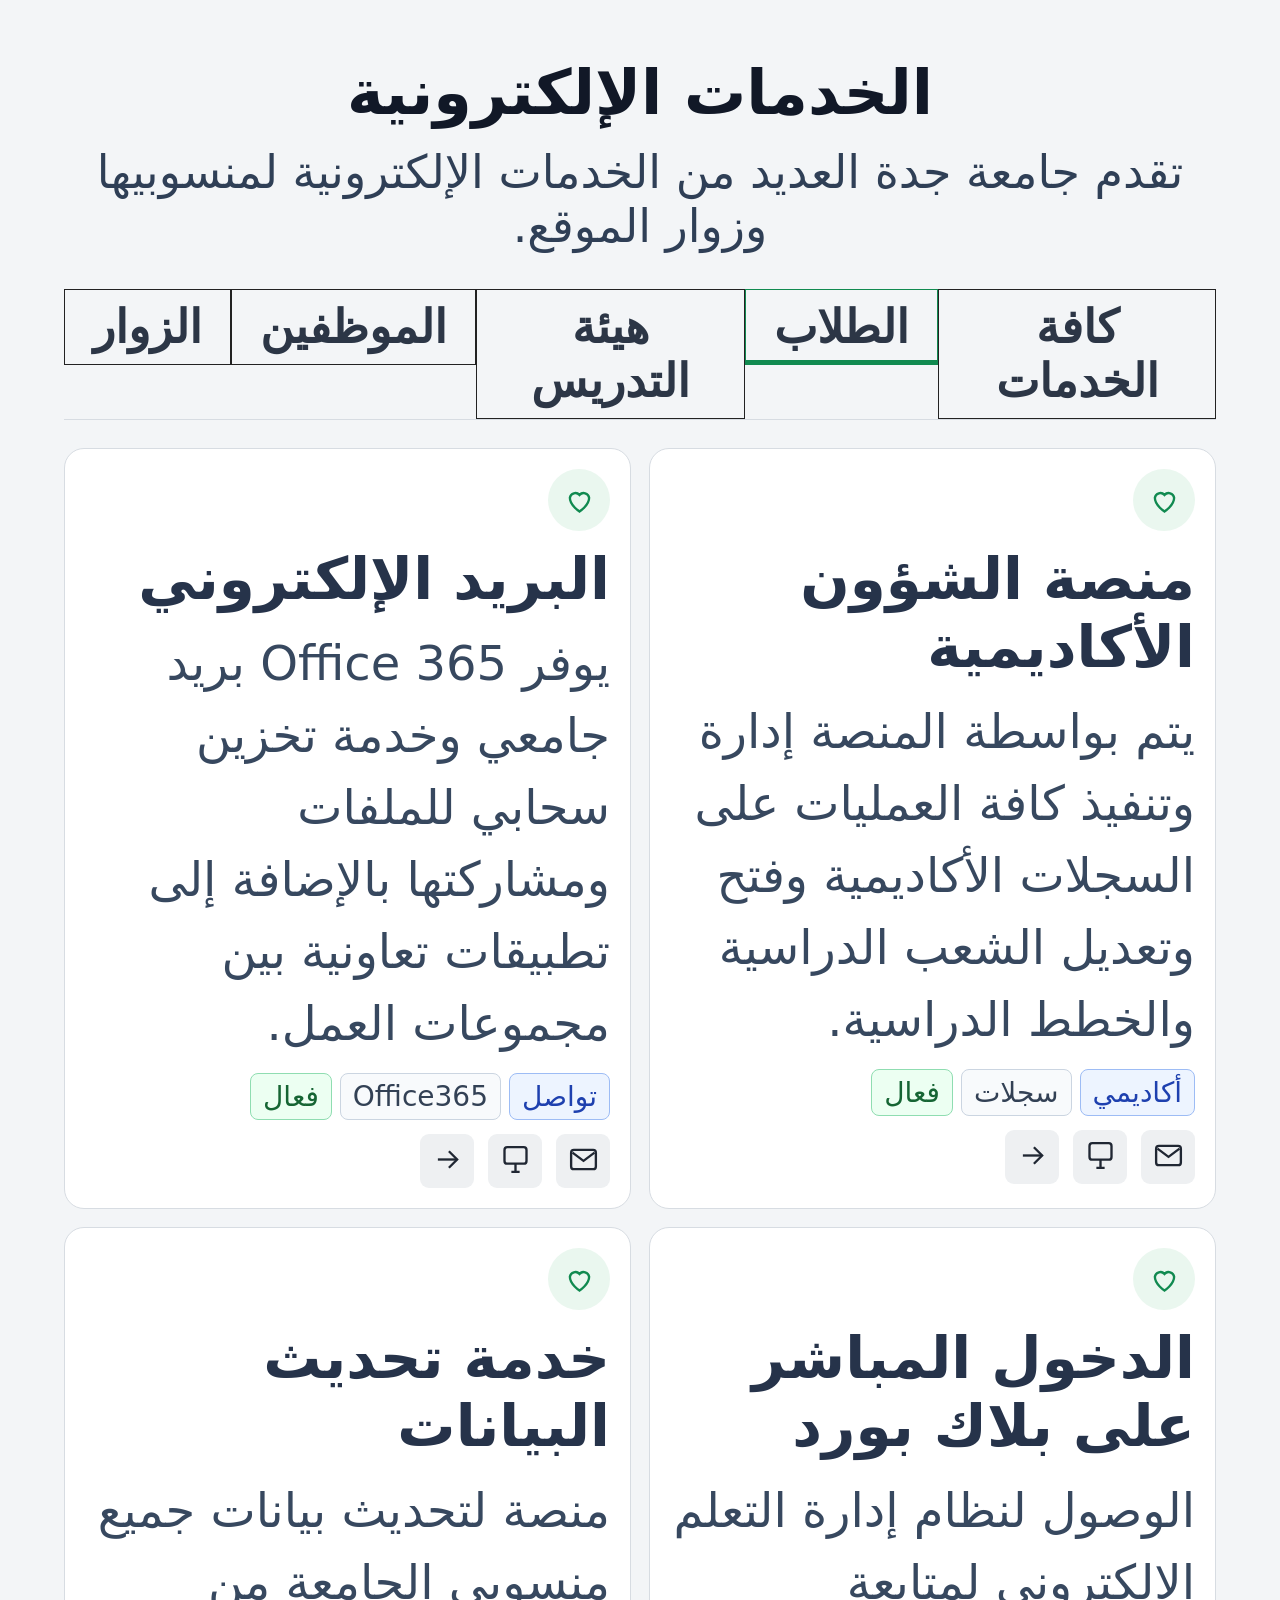
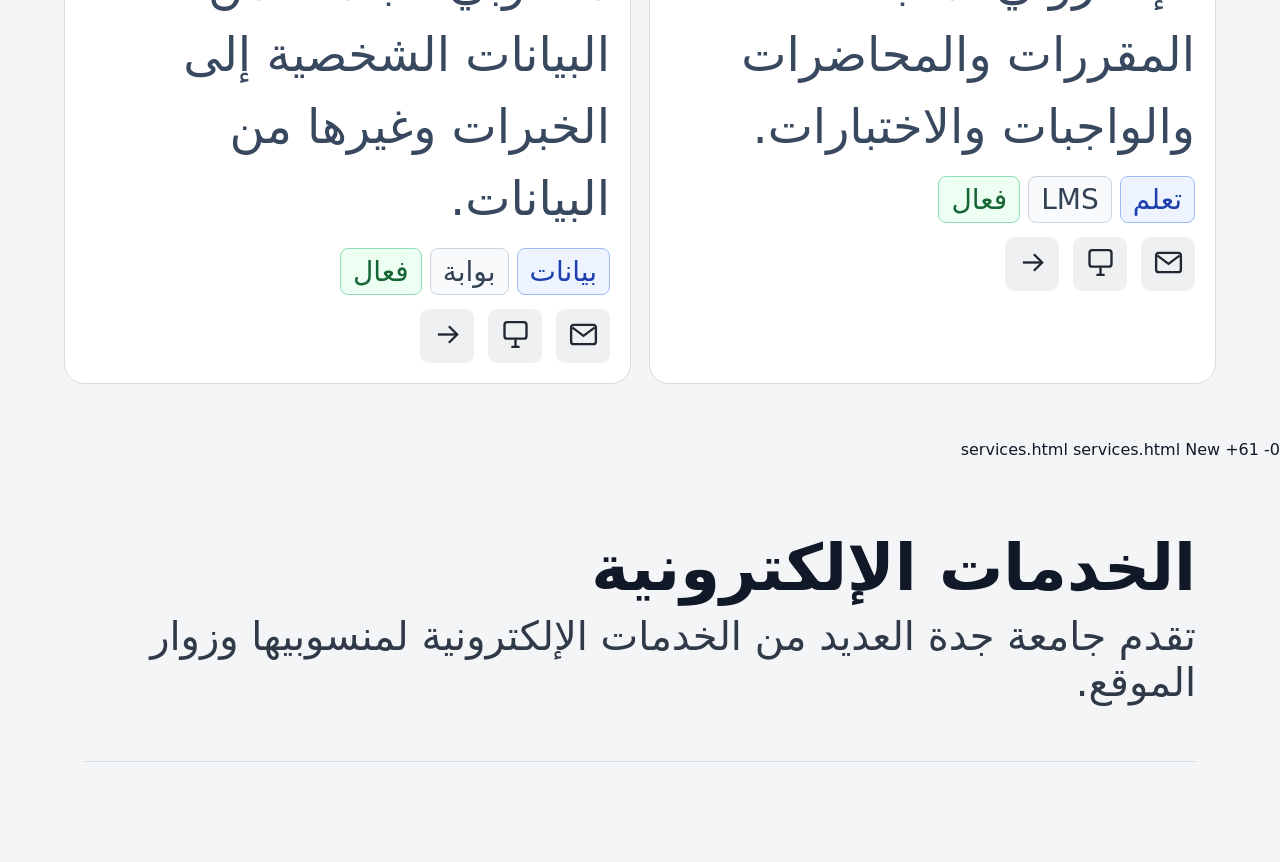
<file: services copy.html>
<!doctype html>
<html lang="ar" dir="rtl">
<head>
  <meta charset="UTF-8" />
  <meta name="viewport" content="width=device-width, initial-scale=1.0" />
  <title>service2 - الخدمات الإلكترونية</title>
  <style>
    :root{--bg:#f3f5f7;--text:#1f2d44;--line:#bfc8d2;--green:#118a50}
    body{margin:0;background:var(--bg);font-family:"Tajawal",system-ui,sans-serif;color:var(--text)}
    .container{max-width:1200px;margin:56px auto;padding:0 24px}
    .title{text-align:center}.title h1{font-size:62px;margin:0}.title p{font-size:46px;margin:16px 0 36px;color:#2f3f56}

    .tabs{display:flex;justify-content:center;list-style:none;padding:0;margin:0 0 30px}
    .tabs button{border:1px solid #222;background:transparent;padding:10px 28px;font-size:46px;font-weight:700;cursor:pointer;color:#2c3646}
    .tabs button.active{border-color:var(--green);box-shadow:inset 0 -4px 0 var(--green)}

    .cards{display:grid;grid-template-columns:repeat(2,minmax(0,1fr));gap:18px}
    .nds-card{background:#fff;border-radius:20px;padding:20px;border:1px solid var(--line)}
    .nds-card-header{display:flex;justify-content:flex-start}
    .nds-featured-icon{width:62px;height:62px;border-radius:50%;display:grid;place-items:center;background:#eaf7ef;color:var(--green)}
    .nds-card-title{font-size:58px;margin:14px 0;color:#26334a}
    .nds-card-description{font-size:48px;line-height:1.5;margin:0;color:#37485f;min-height:180px}
    .nds-card-tags{display:flex;gap:8px;flex-wrap:wrap;margin:14px 0}
    .nds-tag{border-radius:8px;padding:6px 12px;font-size:28px;border:1px solid #cbd5e1;background:#f8fafc}
    .nds-blue{color:#1e40af;border-color:#9dbcf5;background:#edf4ff}.nds-green{color:#166534;border-color:#8fddb1;background:#ecfff2}.nds-gray{color:#334155}
    .actions{display:flex;gap:8px;justify-content:flex-start}.icon-btn{width:54px;height:54px;background:#eef0f2;border:none;border-radius:9px;color:#202733}
    svg{width:24px;height:24px;stroke:currentColor;fill:none;stroke-width:1.9}
    @media (max-width:900px){.cards{grid-template-columns:1fr}.title h1{font-size:40px}.title p,.tabs button,.nds-card-title{font-size:28px}.nds-card-description{font-size:22px;min-height:unset}}
  </style>
</head>
<body>
<main class="container">
  <div class="title">
    <h1>الخدمات الإلكترونية</h1>
    <p>تقدم جامعة جدة العديد من الخدمات الإلكترونية لمنسوبيها وزوار الموقع.</p>
  </div>

  <ul class="tabs" id="tabs"></ul>
  <section class="cards" id="cards"></section>
</main>

<script>
const tabs=['كافة الخدمات','الطلاب','هيئة التدريس','الموظفين','الزوار'];
let active='الطلاب';
const services=[
{title:'منصة الشؤون الأكاديمية',desc:'يتم بواسطة المنصة إدارة وتنفيذ كافة العمليات على السجلات الأكاديمية وفتح وتعديل الشعب الدراسية والخطط الدراسية.',aud:['الطلاب','هيئة التدريس'],tags:['أكاديمي','سجلات','فعال']},
{title:'البريد الإلكتروني',desc:'يوفر Office 365 بريد جامعي وخدمة تخزين سحابي للملفات ومشاركتها بالإضافة إلى تطبيقات تعاونية بين مجموعات العمل.',aud:['الطلاب','الموظفين'],tags:['تواصل','Office365','فعال']},
{title:'الدخول المباشر على بلاك بورد',desc:'الوصول لنظام إدارة التعلم الإلكتروني لمتابعة المقررات والمحاضرات والواجبات والاختبارات.',aud:['الطلاب','هيئة التدريس'],tags:['تعلم','LMS','فعال']},
{title:'خدمة تحديث البيانات',desc:'منصة لتحديث بيانات جميع منسوبي الجامعة من البيانات الشخصية إلى الخبرات وغيرها من البيانات.',aud:['الموظفين','هيئة التدريس','الطلاب'],tags:['بيانات','بوابة','فعال']},
];
const icons={heart:'<svg viewBox="0 0 24 24"><path d="M12 20s-7-4.5-7-10a4 4 0 0 1 7-2 4 4 0 0 1 7 2c0 5.5-7 10-7 10z"/></svg>',mail:'<svg viewBox="0 0 24 24"><rect x="3" y="5" width="18" height="14" rx="2"/><path d="m4 7 8 6 8-6"/></svg>',screen:'<svg viewBox="0 0 24 24"><rect x="4" y="3" width="16" height="12" rx="2"/><path d="M9 21h6M12 15v6"/></svg>',arrow:'<svg viewBox="0 0 24 24"><path d="M5 12h14"/><path d="m13 6 6 6-6 6"/></svg>'};

function renderTabs(){document.getElementById('tabs').innerHTML=tabs.map(t=>`<li><button class="${active===t?'active':''}" data-v="${t}">${t}</button></li>`).join('');
 document.querySelectorAll('.tabs button').forEach(b=>b.onclick=()=>{active=b.dataset.v;renderTabs();renderCards();});}

function serviceMatches(s){return active==='كافة الخدمات'||s.aud.includes(active)}
function renderCards(){const data=services.filter(serviceMatches);document.getElementById('cards').innerHTML=data.map(s=>`
<div class="nds-card nds-stroke">
  <div class="nds-card-header"><div class="nds-card-featured-icon"><span class="nds-featured-icon nds-circle nds-lg">${icons.heart}</span></div></div>
  <div class="nds-card-content">
    <div class="nds-card-text"><h3 class="nds-card-title">${s.title}</h3><p class="nds-card-description">${s.desc}</p></div>
    <div class="nds-card-meta"><div class="nds-card-tags"><span class="nds-tag nds-blue nds-sm"><span class="nds-label">${s.tags[0]}</span></span><span class="nds-tag nds-gray nds-sm"><span class="nds-label">${s.tags[1]}</span></span><span class="nds-tag nds-green nds-sm"><span class="nds-label">${s.tags[2]}</span></span></div></div>
  </div>
  <div class="actions"><button class="icon-btn">${icons.mail}</button><button class="icon-btn">${icons.screen}</button><button class="icon-btn">${icons.arrow}</button></div>
</div>`).join('');}

renderTabs();renderCards();
</script>
</body>
</html>
services.html
services.html
New
+61
-0

<!doctype html>
<html lang="ar" dir="rtl">
<head>
  <meta charset="UTF-8" />
  <meta name="viewport" content="width=device-width, initial-scale=1.0" />
  <title>الخدمات الإلكترونية</title>
  <style>
    :root{--bg:#f3f5f7;--text:#111827;--muted:#374151;--line:#d7dce2;--primary:#0f8a52}
    *{box-sizing:border-box} body{margin:0;font-family:"Tajawal",system-ui,sans-serif;background:var(--bg);color:var(--text)}
    .wrap{max-width:1160px;margin:72px auto;padding:0 24px}
    h1{font-size:64px;margin:0 0 8px}.sub{font-size:40px;color:#2f3948;margin:0 0 56px}
    .tabs{display:flex;gap:0;border-bottom:1px solid var(--line);margin-bottom:28px}
    .tab{padding:10px 26px;font-size:42px;font-weight:700;color:#374151;border-bottom:4px solid transparent;cursor:pointer}
    .tab.active{color:#111827;border-color:var(--primary)}
    .grid{display:grid;grid-template-columns:repeat(2,minmax(0,1fr));gap:28px}
    .card{background:#fff;border:1px solid #cad2db;border-radius:24px;padding:28px;display:flex;flex-direction:column;min-height:420px}
    .icon{width:72px;height:72px;border-radius:50%;background:#eaf7ef;color:var(--primary);display:grid;place-items:center;margin-bottom:18px}
    .card h3{font-size:50px;line-height:1.3;margin:0 0 14px;color:#243042}
    .card p{font-size:40px;line-height:1.55;color:#334155;margin:0 0 16px;flex:1}
    .actions{display:flex;gap:14px;justify-content:flex-start}
    .a{width:74px;height:62px;border:0;border-radius:10px;background:#eef0f2;display:grid;place-items:center}
    svg{width:33px;height:33px;stroke:currentColor;fill:none;stroke-width:1.7}
    @media (max-width:900px){h1{font-size:40px}.sub{font-size:22px}.tab{font-size:26px;padding:8px 14px}.grid{grid-template-columns:1fr}.card h3{font-size:30px}.card p{font-size:22px}}
  </style>
</head>
<body>
<main class="wrap">
  <h1>الخدمات الإلكترونية</h1>
  <p class="sub">تقدم جامعة جدة العديد من الخدمات الإلكترونية لمنسوبيها وزوار الموقع.</p>

  <nav class="tabs" id="tabs"></nav>
  <section class="grid" id="cards"></section>
</main>

<script>
const icons={
  heart:'<svg viewBox="0 0 24 24"><path d="M12 20s-7-4.4-7-10a4 4 0 0 1 7-2 4 4 0 0 1 7 2c0 5.6-7 10-7 10z"/></svg>',
  mail:'<svg viewBox="0 0 24 24"><rect x="3" y="5" width="18" height="14" rx="3"/><path d="m4 7 8 6 8-6"/></svg>',
  screen:'<svg viewBox="0 0 24 24"><rect x="4" y="3" width="16" height="14" rx="2"/><path d="M9 21h6M12 17v4"/></svg>',
  arrow:'<svg viewBox="0 0 24 24"><path d="M6 12h12"/><path d="m13 6 6 6-6 6"/></svg>'
};
const services=[
 {title:'البريد الإلكتروني',desc:'يوفر Office 365 بريد جامعي وخدمة تخزين سحابي للملفات ومشاركتها بالإضافة إلى تطبيقات تعاونية بين مجموعات العمل.',aud:'الطلاب'},
 {title:'الخدمات الذاتية الأكاديمية لأعضاء هيئة التدريس',desc:'يتيح النظام تنفيذ العديد من الخدمات الأكاديمية لأعضاء الهيئة التعليمية وتشمل الاطلاع وتنفيذ العمليات على الجدول الدراسي ورصد الدرجات النهائية ومتابعة حضور وغياب الطلاب خلال العام الدراسي وغيرها من الخدمات المختلفة.',aud:'هيئة التدريس'},
 {title:'منصة الشؤون الأكاديمية',desc:'يتم بواسطة المنصة إدارة وتنفيذ كافة العمليات على السجلات الأكاديمية وفتح وتعديل الشعب الدراسية والخطط الدراسية.',aud:'الطلاب'},
 {title:'خدمة تحديث البيانات',desc:'منصة خاصة بتحديث بيانات جميع منسوبي الجامعة بدءًا من البيانات الشخصية والخبرات وغيرها من البيانات.',aud:'الموظفين'},
 {title:'الدخول الموحد (كفاءة)',desc:'تسجيل دخول موحد وآمن للوصول إلى جميع الأنظمة والخدمات الإلكترونية التابعة للجامعة.',aud:'كافة الخدمات'},
 {title:'الدخول المباشر على بلاك بورد',desc:'الوصول لنظام إدارة التعلم الإلكتروني لمتابعة المقررات والمحاضرات والواجبات والاختبارات.',aud:'الطلاب'},
];
const tabs=['كافة الخدمات','الطلاب','هيئة التدريس','الموظفين','الزوار'];
let active='كافة الخدمات';
const tabsEl=document.getElementById('tabs'); const cardsEl=document.getElementById('cards');

function renderTabs(){tabsEl.innerHTML=tabs.map(t=>`<button class="tab ${t===active?'active':''}" data-tab="${t}">${t}</button>`).join('');
 tabsEl.querySelectorAll('.tab').forEach(b=>b.onclick=()=>{active=b.dataset.tab;renderTabs();renderCards();});}
function renderCards(){const data=active==='كافة الخدمات'?services:services.filter(s=>s.aud===active);
 cardsEl.innerHTML=data.map(s=>`<article class="card"><div class="icon">${icons.heart}</div><h3>${s.title}</h3><p>${s.desc}</p><div class="actions"><button class="a" aria-label="البريد">${icons.mail}</button><button class="a" aria-label="العرض">${icons.screen}</button><button class="a" aria-label="الانتقال">${icons.arrow}</button></div></article>`).join('')||'<p>لا توجد خدمات لهذه الفئة.</p>';}
renderTabs();renderCards();
</script>
</body>
</html>
</file>
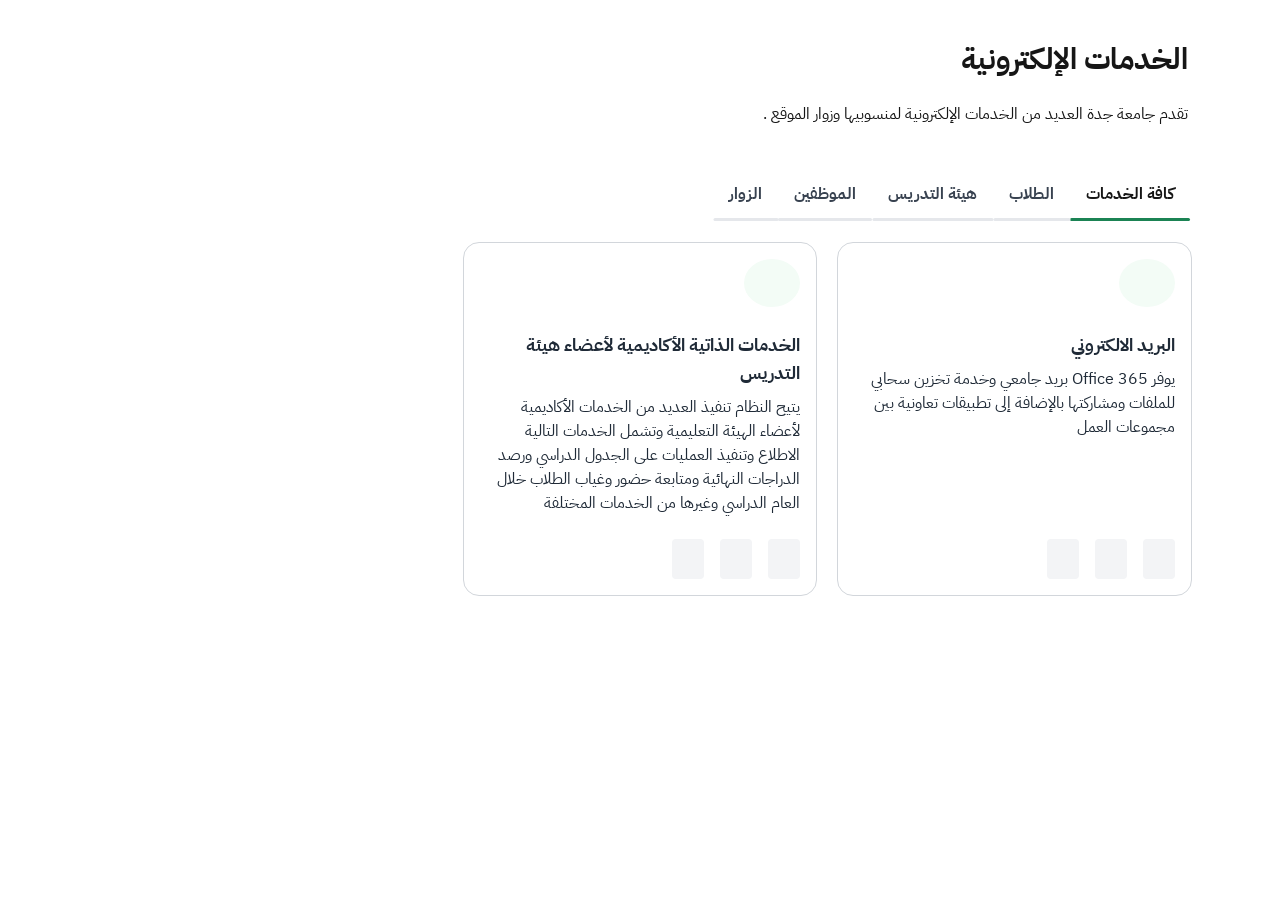
<file: services.html>
<!doctype html>
<html lang="en" dir="rtl">

<head>

    <head>
        <meta charset="UTF-8" />
        <meta name="viewport" content="width=device-width, initial-scale=1.0" />
        <title>الخدمات الإلكترونية</title>
        <link rel="stylesheet" href="assets/css/bootstrap.min.css" />
        <link rel="stylesheet" href="assets/css/owl.carousel.min.css" />
        <link rel="stylesheet" href="assets/css/owl.theme.default.min.css" />
        <link rel="stylesheet" href="assets/css/aos.min.css" />
        <link rel="stylesheet" href="assets/css/ja.css" />
        <link rel="stylesheet" href="https://cdn.hugeicons.com/font/hgi-stroke-rounded.css" />
        <link rel="stylesheet" href="assets/css/style.css" />
    </head>
</head>

<body>
    <section class="">
        <div class="uj-container">
            <div class="uj-title-section">
                <div class="uj-title-section-top">
                    <h1 class="display-sm font-bold">الخدمات الإلكترونية</h1>
                </div>
                <p>
                    تقدم جامعة جدة العديد من الخدمات الإلكترونية لمنسوبيها وزوار الموقع .

                </p>
            </div>
            <div class="row">
                <div class="col-12">
                    <ul class="nav nav-tabs" id="myServiceTab" role="tablist">
                        <li class="nav-item" role="presentation">
                            <button class="nav-link uj-tabs2-list__item font-bold active" id="tab1-tab"
                                data-bs-toggle="tab" data-bs-target="#tab1-tab-pane" type="button" role="tab"
                                aria-controls="tab1-tab-pane" aria-selected="true">
                                كافة الخدمات
                            </button>
                        </li>
                        <li class="nav-item" role="presentation">
                            <button class="nav-link uj-tabs2-list__item font-bold" id="tab2-tab" data-bs-toggle="tab"
                                data-bs-target="#tab2-tab-pane" type="button" role="tab" aria-controls="tab2-tab-pane"
                                aria-selected="false">
                                الطلاب
                            </button>
                        </li>
                        <li class="nav-item" role="presentation">
                            <button class="nav-link uj-tabs2-list__item font-bold" id="tab3-tab" data-bs-toggle="tab"
                                data-bs-target="#tab3-tab-pane" type="button" role="tab" aria-controls="tab3-tab-pane"
                                aria-selected="false">
                                هيئة التدريس
                            </button>
                        </li>
                        <li class="nav-item" role="presentation">
                            <button class="nav-link uj-tabs2-list__item font-bold" id="tab4-tab" data-bs-toggle="tab"
                                data-bs-target="#tab3-tab-pane" type="button" role="tab" aria-controls="tab3-tab-pane"
                                aria-selected="false">
                                الموظفين
                            </button>
                        </li>
                        <li class="nav-item" role="presentation">
                            <button class="nav-link uj-tabs2-list__item font-bold" id="tab5-tab" data-bs-toggle="tab"
                                data-bs-target="#tab3-tab-pane" type="button" role="tab" aria-controls="tab3-tab-pane"
                                aria-selected="false">
                                الزوار
                            </button>
                        </li>
                    </ul>
                    <div class="tab-content" id="myTabContent">
                        <div class="tab-pane fade show active" id="tab1-tab-pane" role="tabpanel"
                            aria-labelledby="tab1-tab" tabindex="0">
                            <div class="row">
                                <div class="col-md-4 col-sm-12 ">
                                        <div class="uj-card bg-white">
                                            <div class="uj-card-icon">
                                                <i class="hgi hgi-stroke hgi-favourite-circle"></i>
                                            </div>
                                            <div>
                                                <h3 class="text-lg font-bold">البريد الالكتروني</h3>
                                                <p class="text-md font-regular">
                                                    يوفر Office 365 بريد جامعي وخدمة تخزين سحابي للملفات ومشاركتها بالإضافة إلى تطبيقات تعاونية بين مجموعات العمل
 </p>
                                            </div>
                                            <div class="uj-card-actions">
                                               <a href="#" class="uj-btn uj-btn--lg uj-btn--neutral">
                                                    <i class="hgi hgi-stroke hgi-arrow-left-02"></i>
                                                </a>
                                                <a href="#" class="uj-btn uj-btn--lg uj-btn--neutral">
                                                    <i class="hgi hgi-stroke hgi-book-02"></i>
                                                </a>
                                                <a href="#" class="uj-btn uj-btn--lg uj-btn--neutral">
                                                    <i class="hgi hgi-stroke hgi-mail-01"></i>
                                                </a>
                                            </div>
                                        </div>
                                </div>
                                <div class="col-md-4 col-sm-12 ">
                                        <div class="uj-card bg-white">
                                            <div class="uj-card-icon">
                                                <i class="hgi hgi-stroke hgi-favourite-circle"></i>
                                            </div>
                                            <div>
                                                <h3 class="text-lg font-bold">الخدمات الذاتية الأكاديمية لأعضاء هيئة التدريس
</h3>
                                                <p class="text-md font-regular">
                                                    يتيح النظام تنفيذ العديد من الخدمات الأكاديمية لأعضاء الهيئة التعليمية وتشمل الخدمات التالية الاطلاع وتنفيذ العمليات على الجدول الدراسي ورصد الدراجات النهائية ومتابعة حضور وغياب الطلاب خلال العام الدراسي وغيرها من الخدمات المختلفة

                                                </p>
                                            </div>
                                            <div class="uj-card-actions">
                                                <a href="#" class="uj-btn uj-btn--lg uj-btn--neutral">
                                                    <i class="hgi hgi-stroke hgi-arrow-left-02"></i>
                                                </a>
                                                <a href="#" class="uj-btn uj-btn--lg uj-btn--neutral">
                                                    <i class="hgi hgi-stroke hgi-book-02"></i>
                                                </a>
                                                <a href="#" class="uj-btn uj-btn--lg uj-btn--neutral">
                                                    <i class="hgi hgi-stroke hgi-mail-01"></i>
                                                </a>
                                            </div>
                                        </div>
                                </div>
                            </div>
                        </div>
                        <div class="tab-pane fade" id="tab2-tab-pane" role="tabpanel" aria-labelledby="tab2-tab"
                            tabindex="0">

                        </div>
                        <div class="tab-pane fade" id="tab3-tab-pane" role="tabpanel" aria-labelledby="tab3-tab"
                            tabindex="0">

                        </div>
                        <div class="tab-pane fade" id="tab4-tab-pane" role="tabpanel" aria-labelledby="tab4-tab"
                            tabindex="0">

                        </div>
                        <div class="tab-pane fade" id="tab5-tab-pane" role="tabpanel" aria-labelledby="tab5-tab"
                            tabindex="0">

                        </div>
                    </div>
                </div>
            </div>

        </div>

    </section>
    <!-- end news -->

    <script src="assets/js/jquery.min.js"></script>
    <script src="assets/js/bootstrap.bundle.min.js"></script>
    <script src="assets/js/owl.carousel.min.js"></script>
    <script src="assets/js/aos.min.js"></script>
    <script src="assets/js/ja.js"></script>
    <script src="assets/js/main.js"></script>
</body>

</html>
</file>
<file: assets/css/ja.css>
.digital-stamp-card {
  padding: 8px 32px;
  background: #F3F4F6;
}

.digital-stamp-card .digital-stamp-header {
  display: flex;
  align-items: center;
  gap: 10px;
}

.digital-stamp-card .digital-stamp-header h6 {
  margin: 0px;
  color: #161616;
  font-size: 14px;
  font-weight: bold;
}

.digital-stamp-card .digital-stamp-header .btn-digital-stamp-card {
  cursor: pointer;
}

.digital-stamp-card .digital-stamp-header .btn-digital-stamp-card span {
  color: #1B8354;
  font-size: 14px;
}

.digital-stamp-card .digital-stamp-header .btn-digital-stamp-card svg,
.digital-stamp-card .digital-stamp-header .btn-digital-stamp-card img {
  transition: 0.3s;
}

.digital-stamp-card .digital-stamp-header.open .btn-digital-stamp-card svg,
.digital-stamp-card .digital-stamp-header.open .btn-digital-stamp-card img {
  transform: rotate(180deg);
}

.btn-digital-stamp-card img {
  margin-right: 4px;
  margin-left: 4px;
}

.digital-stamp-card .digital-stamp-body {
  padding-top: 40px;
  padding-bottom: 32px;
  display: none;
}

.digital-stamp-card .digital-stamp-body .digital-stamp-container {
  margin-bottom: 32px;
  display: flex;
  gap: 32px;
}

.digital-stamp-card .digital-stamp-body .digital-stamp-container .box {
  display: flex;
  align-items: flex-start;
  gap: 18px;
}

.digital-stamp-card .digital-stamp-body .digital-stamp-container .box .img-border-rounded {
  padding: 14px 16px;
  display: flex;
  align-items: center;
  justify-content: center;
  border: 1px solid #067647;
  border-radius: 100%;
}

.digital-stamp-card .digital-stamp-body .digital-stamp-container .box h6 {
  margin-top: 0px;
  margin-bottom: 12px;
  color: #161616;
  font-size: 18px;
}

.digital-stamp-card .digital-stamp-body .digital-stamp-container .box .green-text {
  color: #1B8354;
}

.digital-stamp-card .digital-stamp-body .digital-stamp-container .box p {
  margin: 0px;
  color: #384250;
  font-size: 16px;
}

.digital-stamp-card .digital-stamp-body .stamp-link-box {
  padding: 8px 28px;
  display: flex;
  align-items: center;
  gap: 12px;
  border-radius: 8px;
  background: #FFF;
}

.digital-stamp-card .digital-stamp-body .stamp-link-box p {
  margin: 0px;
  color: #161616;
  font-size: 16px;
}

.digital-stamp-card .digital-stamp-body .stamp-link-box a {
  color: #1B8354;
  font-size: 16px;
  text-decoration: underline;
}

.stamp-ar {
  direction: rtl;
  position: relative;
  z-index: 1;
}

.stamp-en {
  direction: ltr;
}

@media (max-width: 768px) {
  .digital-stamp-card {
    padding: 8px 16px;
  }

  .digital-stamp-card .digital-stamp-header {
    flex-wrap: wrap;
  }

  .digital-stamp-card .digital-stamp-header .btn-digital-stamp-card {
    flex: 100%;
    margin-right: 33px;
  }

  .digital-stamp-card .digital-stamp-body .digital-stamp-container {
    flex-direction: column;
  }

  [dir="ltr"] .digital-stamp-card .digital-stamp-header .btn-digital-stamp-card {
    margin-right: 0px;
    margin-left: 33px;
  }
}
</file>
<file: assets/css/style.css>
@charset "UTF-8";
@import "https://fonts.googleapis.com/css2?family=Roboto+Mono:ital,wght@0,100..700;1,100..700&display=swap";
@import "https://fonts.googleapis.com/css2?family=IBM+Plex+Sans+Arabic:wght@100;200;300;400;500;600;700&display=swap";

:root {
 
    
    --text-default: #161616;
    --link-neutral: #384250;
    --colors-base-white: #ffffff;
    --colors-base-black: #000000;
    --colors-alpha-white: 0deg 0% 100%;
    --colors-alpha-black: 0deg 0% 0%;
 
 
    /* Text size */
    --display-2xl:4.5rem;
    --display-xl:3.75rem;
    --display-lg:3rem;
    --display-md:2.25rem;
    --display-sm:1.875rem;
    --display-xs:1.5rem;
    --text-xl:1.25rem;
    --text-lg:1.125rem;
    --text-md:1rem;
    --text-sm:0.875rem;
    --text-xs:0.75rem;
    --text-2xs:0.75rem;
 
    /* font weight */
    --regular:400;
    --medium:500;
    --semibold:600;
    --bold:700;
    /* Neutral Colors - gray*/
    --colors-gray-25: #fcfcfd;
    --colors-gray-50: #f9fafb;
    --colors-gray-100: #F3F4F6;
    --colors-gray-200: #E5E7EB;
    --colors-gray-300: #D2D6DB;
    --colors-gray-400: #9DA4AE; /* link disabled */
    --colors-gray-500: #6C737F;
    --colors-gray-600: #4D5761;
    --colors-gray-700: #384250;
    --colors-gray-800: #1F2A37;
    --colors-gray-900: #111927;
    --colors-gray-950: #0D121C; 

 
      /* Primary Colors - green*/
    --colors-brand-25: #f7fdf9;
    --colors-brand-50: #f3fcf6;
    --colors-brand-100: #dff6e7;
    --colors-brand-200: #b8eacb;
    --colors-brand-300: #88d8ad; /* link pressed*/
    --colors-brand-400: #54c08a; /* link hover */
    --colors-brand-500: #25935f;
    --colors-brand-600: #1b8354; /* link primary + link focus */
    --colors-brand-700: #166a45;
    --colors-brand-800: #14573a; /* link visited */
    --colors-brand-900: #104631;
    --colors-brand-950: #092a1e;
 
 
    /* Error Colors - red*/
    --colors-error-25: #fffbfa;
    --colors-error-50: #fef3f2;
    --colors-error-100: #fee4e2;
    --colors-error-200: #fecdca;
    --colors-error-300: #fda29b;
    --colors-error-400: #f97066;
    --colors-error-500: #f04438;
    --colors-error-600: #d92d20;
    --colors-error-700: #b42318;
    --colors-error-800: #912018;
    --colors-error-900: #7a271a;
    --colors-error-950: #55160c;
    /* Warning Colors*/
    --colors-warning-25: #fffcf5;
    --colors-warning-50: #fffaeb;
    --colors-warning-100: #fef0c7;
    --colors-warning-200: #fedf89;
    --colors-warning-300: #fec84b;
    --colors-warning-400: #fdb022;
    --colors-warning-500: #f79009;
    --colors-warning-600: #dc6803;
    --colors-warning-700: #b54708;
    --colors-warning-800: #93370d;
    --colors-warning-900: #7a2e0e;
    --colors-warning-950: #4e1d09;
 
     /* Info Colors*/   
    --colors-info-25: #f5faff;
    --colors-info-50: #eff8ff;
    --colors-info-100: #d1e9ff;
    --colors-info-200: #b2ddff;
    --colors-info-300: #84caff;
    --colors-info-400: #53b1fd;
    --colors-info-500: #2e90fa;
    --colors-info-600: #1570ef;
    --colors-info-700: #175cd3;
    --colors-info-800: #1849a9;
    --colors-info-900: #194185;
    --colors-info-950: #102a56;
 
    /* Sucess Colors*/
    --colors-success-25: #f6fef9;
    --colors-success-50: #ecfdf3;
    --colors-success-100: #dcfae6;
    --colors-success-200: #abefc6;
    --colors-success-300: #75e0a7;
    --colors-success-400: #47cd89;
    --colors-success-500: #17b26a;
    --colors-success-600: #079455;
    --colors-success-700: #067647;
    --colors-success-800: #085d3a;
    --colors-success-900: #074d31;
    --colors-success-950: #053321;
 
   /* below  Note validated yet */
    --gradient-gray-600-500-90deg: linear-gradient(90deg,var(--colors-gray-600) 0%,var(--colors-gray-500) 100%);
    --gradient-gray-700-600-45deg: linear-gradient(45deg,var(--colors-gray-700) 0%,var(--colors-gray-600) 100%);
    --gradient-gray-800-600-45deg: linear-gradient(45deg,var(--colors-gray-800) 0%,var(--colors-gray-600) 100%);
    --gradient-gray-800-600-90deg: linear-gradient(90deg,var(--colors-gray-800) 0%,var(--colors-gray-600) 100%);
    --gradient-gray-800-700-26-5deg: linear-gradient(26.5deg,var(--colors-gray-600) 0%,var(--colors-gray-700) 100%);
    --gradient-gray-900-600-45deg: linear-gradient(45deg,var(--colors-gray-900) 0%,var(--colors-gray-600) 100%);
 
    
    --gradient-brand-600-500-90deg: linear-gradient(90deg,var(--colors-brand-600) 0%,var(--colors-brand-500) 100%);
    --gradient-brand-700-600-45deg: linear-gradient(45deg,var(--colors-brand-700) 0%,var(--colors-brand-600) 100%);
    --gradient-brand-800-600-45deg: linear-gradient(45deg,var(--colors-brand-800) 0%,var(--colors-brand-600) 100%);
    --gradient-brand-800-600-90deg: linear-gradient(90deg,var(--colors-brand-800) 0%,var(--colors-brand-600) 100%);
    --gradient-brand-800-700-26-5deg: linear-gradient(26.5deg,var(--colors-brand-600) 0%,var(--colors-brand-700) 100%);
    --gradient-brand-900-600-45deg: linear-gradient(45deg,var(--colors-brand-900) 0%,var(--colors-brand-600) 100%);
 
 
    
    --colors-text-primary: var(--colors-gray-950);
    --colors-text-primary_on-brand: var(--colors-base-white);
    --colors-text-secondary: var(--colors-gray-700);
    --colors-text-secondary_on-brand: hsla(var(--colors-alpha-white)/70%);
    --colors-text-tertiary: var(--colors-gray-600);
    --colors-text-quarterary: var(--colors-gray-500);
    --colors-text-white: var(--colors-base-white);
    --colors-text-disabled: var(--colors-gray-500);
    --colors-text-placeholder: var(--colors-gray-500);
    --colors-text-brand-primary: var(--colors-brand-800);
    --colors-text-brand-secondary: var(--colors-brand-700);
    --colors-text-error-primary: var(--colors-error-600);
    --colors-border-primary: var(--colors-gray-300);
    --colors-border-secondary: var(--colors-gray-200);
    --colors-border-disabled: var(--colors-gray-300);
    --colors-border-disabled_subtle: var(--colors-gray-200);
    --colors-border-brand: var(--colors-brand-300);
    --colors-border-error: var(--colors-error-300);
    --colors-fg-primary: var(--colors-gray-900);
    --colors-fg-quinary-400: var(--colors-gray-400);
    --colors-fg-tertiary-600: var(--colors-gray-600);
    -xs: 0 1px 2px 0 rgba(16,24,40,.05);
    --shadow-sm: 0px 1px 2px 0px rgba(16,24,40,0.06),0px 1px 3px 0px rgba(16,24,40,0.1);
    --shadow-md: 0px 2px 4px -2px rgba(16,24,40,0.06),0px 4px 8px -2px rgba(16,24,40,0.1);
    --shadow-lg: 0px 4px 6px -2px rgba(16,24,40,0.03),0px 12px 16px -4px rgba(16,24,40,0.08);
    --shadow-xl: 0px 8px 8px -4px rgba(16,24,40,0.03),0px 20px 24px -4px rgba(16,24,40,0.08);
    --shadow-2xl: 0px 24px 48px -12px rgba(16,24,40,0.18);
    --shadow-3xl: 0px 32px 64px -12px rgba(16,24,40,0.14);
    --radius-none: 0;
    --radius-xxs: 2px;
    --radius-xs: 4px;
    --radius-sm: 6px;
    --radius-md: 8px;
    --radius-lg: 10px;
    --radius-xl: 12px;
    --radius-2xl: 16px;
    --radius-3xl: 20px;
    --radius-4xl: 24px;
    --radius-full: 9999px;
    --spacing-0: 0px;
    --spacing-0․5: 2px;
    --spacing-1: 4px;
    --spacing-1․5: 6px;
    --spacing-2: 8px;
    --spacing-3: 12px;
    --spacing-4: 16px;
    --spacing-5: 20px;
    --spacing-6: 24px;
    --spacing-8: 32px;
    --spacing-10: 40px;
    --spacing-12: 48px;
    --spacing-16: 64px;
    --spacing-20: 80px;
    --spacing-24: 96px;
    --spacing-32: 128px;
    --spacing-40: 160px;
    --spacing-48: 192px;
    --spacing-56: 224px;
    --spacing-64: 256px;
    --spacing-80: 320px;
    --spacing-96: 384px;
    --spacing-120: 480px;
    --spacing-140: 560px;
    --spacing-160: 640px;
    --spacing-180: 720px;
    --spacing-192: 768px;
    --spacing-256: 1024px;
    --spacing-320: 1280px;
    --spacing-360: 1440px;
    --spacing-400: 1600px;
    --spacing-480: 1920px;
    --spacing-none: var(--spacing-0);
    --spacing-xxs: var(--spacing-0․5);
    --spacing-xs: var(--spacing-1);
    --spacing-sm: var(--spacing-1․5);
    --spacing-md: var(--spacing-2);
    --spacing-lg: var(--spacing-3);
    --spacing-xl: var(--spacing-4);
    --spacing-2xl: var(--spacing-5);
    --spacing-3xl: var(--spacing-6);
    --spacing-4xl: var(--spacing-8);
    --spacing-5xl: var(--spacing-10);
    --spacing-6xl: var(--spacing-12);
    --spacing-7xl: var(--spacing-16);
    --spacing-8xl: var(--spacing-20);
    --spacing-9xl: var(--spacing-24);
    --spacing-10xl: var(--spacing-32);
    --spacing-11xl: var(--spacing-40);
    --width-xxs: var(--spacing-80);
    --width-xs: var(--spacing-96);
    --width-sm: var(--spacing-120);
    --width-md: var(--spacing-140);
    --width-lg: var(--spacing-160);
    --width-xl: var(--spacing-192);
    --width-2xl: var(--spacing-256);
    --width-3xl: var(--spacing-320);
    --width-4xl: var(--spacing-360);
    --width-5xl: var(--spacing-400);
    --width-6xl: var(--spacing-480);
    --paragraph-max-width: var(--spacing-180);
    --container-padding-mobile: var(--spacing-4);
    --container-padding-desktop: var(--spacing-8);
    --container-max-width-desktop: var(--spacing-320);
 
    --border-width: 3px;
    --border-radius: 17px;
    --br-lg: 28px;
    --border-radius-large: 32px;
    --border-radius-xlarge: 48px;
    --border-radius-full: 50%;

    /**/
    --spacing-0: 0px;
    --spacing-0․5: 2px;
    --spacing-1: 4px;
    --spacing-1․5: 6px;
    --spacing-2: 8px;
    --spacing-3: 12px;
    --spacing-4: 16px;
    --spacing-5: 20px;
    --spacing-6: 24px;
    --spacing-8: 32px;
    --spacing-10: 40px;
    --spacing-12: 48px;
    --spacing-16: 64px;
    --spacing-20: 80px;
    --spacing-24: 96px;
    --spacing-32: 128px;
    --spacing-40: 160px;
    --spacing-48: 192px;
    --spacing-56: 224px;
    --spacing-64: 256px;
    --spacing-80: 320px;
    --spacing-96: 384px;
    --spacing-120: 480px;
    --spacing-140: 560px;
    --spacing-160: 640px;
    --spacing-180: 720px;
    --spacing-192: 768px;
    --spacing-256: 1024px;
    --spacing-320: 1280px;
    --spacing-360: 1440px;
    --spacing-400: 1600px;
    --spacing-480: 1920px;
    --spacing-none: var(--spacing-0);
    --spacing-xxs: var(--spacing-0․5);
    --spacing-xs: var(--spacing-1);
    --spacing-sm: var(--spacing-1․5);
    --spacing-md: var(--spacing-2);
    --spacing-lg: var(--spacing-3);
    --spacing-xl: var(--spacing-4);
    --spacing-2xl: var(--spacing-5);
    --spacing-3xl: var(--spacing-6);
    --spacing-4xl: var(--spacing-8);
    --spacing-5xl: var(--spacing-10);
    --spacing-6xl: var(--spacing-12);
    --spacing-7xl: var(--spacing-16);
    --spacing-8xl: var(--spacing-20);
    --spacing-9xl: var(--spacing-24);
    --spacing-10xl: var(--spacing-32);
    --spacing-11xl: var(--spacing-40);
    --width-xxs: var(--spacing-80);
    --width-xs: var(--spacing-96);
    --width-sm: var(--spacing-120);
    --width-md: var(--spacing-140);
    --width-lg: var(--spacing-160);
    --width-xl: var(--spacing-192);
    --width-2xl: var(--spacing-256);
    --width-3xl: var(--spacing-320);
    --width-4xl: var(--spacing-360);
    --width-5xl: var(--spacing-400);
    --width-6xl: var(--spacing-480);
    --paragraph-max-width: var(--spacing-180);
    --container-padding-mobile: var(--spacing-4);
    --container-padding-desktop: var(--spacing-8);
    --container-max-width-desktop: var(--spacing-320);
    --radius-none: 0;
    --radius-xxs: 2px;
    --radius-xs: 4px;
    --radius-sm: 6px;
    --radius-md: 8px;
    --radius-lg: 10px;
    --radius-xl: 12px;
    --radius-2xl: 16px;
    --radius-3xl: 20px;
    --radius-4xl: 24px;
    --radius-full: 9999px;
    --colors-base-white: #ffffff;
    --colors-base-black: #000000;
    --colors-alpha-white: 0deg 0% 100%;
    --colors-alpha-black: 0deg 0% 0%;
    --colors-gray-25: #FCFCFD;
    --colors-gray-50: #F9FAFB;
    --colors-gray-100: #F2F4F7;
    --colors-gray-200: #EAECF0;
    --colors-gray-300: #D0D5DD;
    --colors-gray-400: #98A2B3;
    --colors-gray-500: #667085;
    --colors-gray-600: #475467;
    --colors-gray-800: #182230;
    --colors-gray-900: #101828;
    --colors-gray-25: #FAFAFA;
    --colors-gray-50: #F5F5F6;
    --colors-gray-100: #F0F1F1;
    --colors-gray-200: #ECECED;
    --colors-gray-300: #CECFD2;
    --colors-gray-400: #94969C;
    --colors-gray-500: #85888E;
    --colors-gray-600: #61646C;
    --colors-gray-700: #333741;
    --colors-gray-800: #1F242F;
    --colors-gray-900: #161B26;
    --colors-gray-950: #0C111D;
    --colors-brand-25: #F7FDF9;
    --colors-brand-50: #F3FCF6;
    --colors-brand-100: #DFF6E7;
    --colors-brand-200: #B8EACB;
    --colors-brand-300: #88D8AD;
    --colors-brand-400: #54C08A;
    --colors-brand-500: #25935F;
    --colors-brand-600: #1B8354;
    --colors-brand-700: #166A45;
    --colors-brand-800: #14573A;
    --colors-brand-900: #104631;
    --colors-brand-950: #092A1E;
    --colors-error-25: #FFFBFA;
    --colors-error-50: #FEF3F2;
    --colors-error-100: #FEE4E2;
    --colors-error-200: #FECDCA;
    --colors-error-300: #FDA29B;
    --colors-error-400: #F97066;
    --colors-error-500: #F04438;
    --colors-error-600: #D92D20;
    --colors-error-700: #B42318;
    --colors-error-800: #912018;
    --colors-error-900: #7A271A;
    --colors-error-950: #55160C;
    --colors-warning-25: #FFFCF5;
    --colors-warning-50: #FFFAEB;
    --colors-warning-100: #FEF0C7;
    --colors-warning-200: #FEDF89;
    --colors-warning-300: #FEC84B;
    --colors-warning-400: #FDB022;
    --colors-warning-500: #F79009;
    --colors-warning-600: #DC6803;
    --colors-warning-700: #B54708;
    --colors-warning-800: #93370D;
    --colors-warning-900: #7A2E0E;
    --colors-warning-950: #4E1D09;
    --colors-success-25: #F6FEF9;
    --colors-success-50: #ECFDF3;
    --colors-success-100: #DCFAE6;
    --colors-success-200: #ABEFC6;
    --colors-success-300: #75E0A7;
    --colors-success-400: #47CD89;
    --colors-success-500: #17B26A;
    --colors-success-600: #079455;
    --colors-success-700: #067647;
    --colors-success-800: #085D3A;
    --colors-success-900: #074D31;
    --colors-success-950: #053321;
    --colors-info-25: #F5FAFF;
    --colors-info-50: #EFF8FF;
    --colors-info-100: #D1E9FF;
    --colors-info-200: #B2DDFF;
    --colors-info-300: #84CAFF;
    --colors-info-400: #53B1FD;
    --colors-info-500: #2E90FA;
    --colors-info-600: #1570EF;
    --colors-info-700: #175CD3;
    --colors-info-800: #1849A9;
    --colors-info-900: #194185;
    --colors-info-950: #102A56;
    --colors-gray-blue-25: #FCFCFD;
    --colors-gray-blue-50: #F8F9FC;
    --colors-gray-blue-100: #EAECF5;
    --colors-gray-blue-200: #D5D9EB;
    --colors-gray-blue-300: #B3B8DB;
    --colors-gray-blue-400: #717BBC;
    --colors-gray-blue-500: #4E5BA6;
    --colors-gray-blue-600: #3E4784;
    --colors-gray-blue-700: #363F72;
    --colors-gray-blue-800: #293056;
    --colors-gray-blue-900: #101323;
    --colors-gray-blue-950: #0D0F1C;
    --colors-gray-cool-25: #FCFCFD;
    --colors-gray-cool-50: #F9F9FB;
    --colors-gray-cool-100: #EFF1F5;
    --colors-gray-cool-200: #DCDFEA;
    --colors-gray-cool-300: #B9C0D4;
    --colors-gray-cool-400: #7D89B0;
    --colors-gray-cool-500: #5D6B98;
    --colors-gray-cool-600: #4A5578;
    --colors-gray-cool-700: #404968;
    --colors-gray-cool-800: #30374F;
    --colors-gray-cool-900: #111322;
    --colors-gray-cool-950: #0E101B;
    --colors-gray-modern-25: #FCFCFD;
    --colors-gray-modern-50: #F8FAFC;
    --colors-gray-modern-100: #EEF2F6;
    --colors-gray-modern-200: #E3E8EF;
    --colors-gray-modern-300: #CDD5DF;
    --colors-gray-modern-400: #9AA4B2;
    --colors-gray-modern-500: #697586;
    --colors-gray-modern-600: #4B5565;
    --colors-gray-modern-700: #364152;
    --colors-gray-modern-800: #202939;
    --colors-gray-modern-900: #121926;
    --colors-gray-modern-950: #0D121C;
    --colors-gray-neutral-25: #FCFCFD;
    --colors-gray-neutral-50: #F9FAFB;
    --colors-gray-neutral-100: #F3F4F6;
    --colors-gray-neutral-200: #E5E7EB;
    --colors-gray-neutral-300: #D2D6DB;
    --colors-gray-neutral-400: #9DA4AE;
    --colors-gray-neutral-500: #6C737F;
    --colors-gray-neutral-600: #4D5761;
    --colors-gray-neutral-700: #384250;
    --colors-gray-neutral-800: #1F2A37;
    --colors-gray-neutral-900: #111927;
    --colors-gray-neutral-950: #0D121C;
    --colors-gray-iron-25: #FCFCFC;
    --colors-gray-iron-50: #FAFAFA;
    --colors-gray-iron-100: #F4F4F5;
    --colors-gray-iron-200: #E4E4E7;
    --colors-gray-iron-300: #D1D1D6;
    --colors-gray-iron-400: #A0A0AB;
    --colors-gray-iron-500: #70707B;
    --colors-gray-iron-600: #51525C;
    --colors-gray-iron-700: #3F3F46;
    --colors-gray-iron-800: #26272B;
    --colors-gray-iron-900: #1A1A1E;
    --colors-gray-iron-950: #131316;
    --colors-gray-true-25: #FCFCFC;
    --colors-gray-true-50: #FAFAFA;
    --colors-gray-true-100: #F5F5F5;
    --colors-gray-true-200: #E5E5E5;
    --colors-gray-true-300: #D6D6D6;
    --colors-gray-true-400: #A3A3A3;
    --colors-gray-true-500: #737373;
    --colors-gray-true-600: #525252;
    --colors-gray-true-700: #424242;
    --colors-gray-true-800: #292929;
    --colors-gray-true-900: #141414;
    --colors-gray-true-950: #0F0F0F;
    --colors-gray-warm-25: #FDFDFC;
    --colors-gray-warm-50: #FAFAF9;
    --colors-gray-warm-100: #F5F5F4;
    --colors-gray-warm-200: #E7E5E4;
    --colors-gray-warm-300: #D7D3D0;
    --colors-gray-warm-400: #A9A29D;
    --colors-gray-warm-500: #79716B;
    --colors-gray-warm-600: #57534E;
    --colors-gray-warm-700: #44403C;
    --colors-gray-warm-800: #292524;
    --colors-gray-warm-900: #1C1917;
    --colors-gray-warm-950: #171412;
    --colors-moss-25: #FAFDF7;
    --colors-moss-50: #F5FBEE;
    --colors-moss-100: #E6F4D7;
    --colors-moss-200: #CEEAB0;
    --colors-moss-300: #ACDC79;
    --colors-moss-400: #86CB3C;
    --colors-moss-500: #669F2A;
    --colors-moss-600: #4F7A21;
    --colors-moss-700: #3F621A;
    --colors-moss-800: #335015;
    --colors-moss-900: #2B4212;
    --colors-moss-950: #1A280B;
    --colors-green-light-25: #FAFEF5;
    --colors-green-light-50: #F3FEE7;
    --colors-green-light-100: #E3FBCC;
    --colors-green-light-200: #D0F8AB;
    --colors-green-light-300: #A6EF67;
    --colors-green-light-400: #85E13A;
    --colors-green-light-500: #66C61C;
    --colors-green-light-600: #4CA30D;
    --colors-green-light-700: #3B7C0F;
    --colors-green-light-800: #326212;
    --colors-green-light-900: #2B5314;
    --colors-green-light-950: #15290A;
    --colors-green-25: #F6FEF9;
    --colors-green-50: #EDFCF2;
    --colors-green-100: #D3F8DF;
    --colors-green-200: #AAF0C4;
    --colors-green-300: #73E2A3;
    --colors-green-400: #3CCB7F;
    --colors-green-500: #16B364;
    --colors-green-600: #099250;
    --colors-green-700: #087443;
    --colors-green-800: #095C37;
    --colors-green-900: #084C2E;
    --colors-green-950: #052E1C;
    --colors-Teal-25: #F6FEFC;
    --colors-Teal-50: #F0FDF9;
    --colors-Teal-100: #CCFBEF;
    --colors-Teal-200: #99F6E0;
    --colors-Teal-300: #5FE9D0;
    --colors-Teal-400: #2ED3B7;
    --colors-Teal-500: #15B79E;
    --colors-Teal-600: #0E9384;
    --colors-Teal-700: #107569;
    --colors-Teal-800: #125D56;
    --colors-Teal-900: #134E48;
    --colors-Teal-950: #0A2926;
    --colors-cyan-25: #F5FEFF;
    --colors-cyan-50: #ECFDFF;
    --colors-cyan-100: #CFF9FE;
    --colors-cyan-200: #A5F0FC;
    --colors-cyan-300: #67E3F9;
    --colors-cyan-400: #22CCEE;
    --colors-cyan-500: #06AED4;
    --colors-cyan-600: #088AB2;
    --colors-cyan-700: #0E7090;
    --colors-cyan-800: #155B75;
    --colors-cyan-900: #164C63;
    --colors-cyan-950: #0D2D3A;
    --colors-blue-light-25: #F5FBFF;
    --colors-blue-light-50: #F0F9FF;
    --colors-blue-light-100: #E0F2FE;
    --colors-blue-light-200: #B9E6FE;
    --colors-blue-light-300: #7CD4FD;
    --colors-blue-light-400: #36BFFA;
    --colors-blue-light-500: #0BA5EC;
    --colors-blue-light-600: #0086C9;
    --colors-blue-light-700: #026AA2;
    --colors-blue-light-800: #065986;
    --colors-blue-light-900: #0B4A6F;
    --colors-blue-light-950: #062C41;
    --colors-blue-dark-25: #F5F8FF;
    --colors-blue-dark-50: #EFF4FF;
    --colors-blue-dark-100: #D1E0FF;
    --colors-blue-dark-200: #B2CCFF;
    --colors-blue-dark-300: #84ADFF;
    --colors-blue-dark-400: #528BFF;
    --colors-blue-dark-500: #2970FF;
    --colors-blue-dark-600: #155EEF;
    --colors-blue-dark-700: #004EEB;
    --colors-blue-dark-800: #0040C1;
    --colors-blue-dark-900: #00359E;
    --colors-blue-dark-950: #002266;
    --colors-indigo-25: #F5F8FF;
    --colors-indigo-50: #EEF4FF;
    --colors-indigo-100: #E0EAFF;
    --colors-indigo-200: #C7D7FE;
    --colors-indigo-300: #A4BCFD;
    --colors-indigo-400: #8098F9;
    --colors-indigo-500: #6172F3;
    --colors-indigo-600: #444CE7;
    --colors-indigo-700: #3538CD;
    --colors-indigo-800: #2D31A6;
    --colors-indigo-900: #2D3282;
    --colors-indigo-950: #1F235B;
    --colors-violet-25: #FBFAFF;
    --colors-violet-50: #F5F3FF;
    --colors-violet-100: #ECE9FE;
    --colors-violet-200: #DDD6FE;
    --colors-violet-300: #C3B5FD;
    --colors-violet-400: #A48AFB;
    --colors-violet-500: #875BF7;
    --colors-violet-600: #7839EE;
    --colors-violet-700: #6927DA;
    --colors-violet-800: #5720B7;
    --colors-violet-900: #491C96;
    --colors-violet-950: #2E125E;
    --colors-purple-25: #FAFAFF;
    --colors-purple-50: #F4F3FF;
    --colors-purple-100: #EBE9FE;
    --colors-purple-200: #D9D6FE;
    --colors-purple-300: #BDB4FE;
    --colors-purple-400: #9B8AFB;
    --colors-purple-500: #7A5AF8;
    --colors-purple-600: #6938EF;
    --colors-purple-700: #5925DC;
    --colors-purple-800: #4A1FB8;
    --colors-purple-900: #3E1C96;
    --colors-purple-950: #27115F;
    --colors-fuchsia-25: #FEFAFF;
    --colors-fuchsia-50: #FDF4FF;
    --colors-fuchsia-100: #FBE8FF;
    --colors-fuchsia-200: #F6D0FE;
    --colors-fuchsia-300: #EEAAFD;
    --colors-fuchsia-400: #E478FA;
    --colors-fuchsia-500: #D444F1;
    --colors-fuchsia-600: #BA24D5;
    --colors-fuchsia-700: #9F1AB1;
    --colors-fuchsia-800: #821890;
    --colors-fuchsia-900: #6F1877;
    --colors-fuchsia-950: #47104C;
    --colors-pink-25: #FEF6FB;
    --colors-pink-50: #FDF2FA;
    --colors-pink-100: #FCE7F6;
    --colors-pink-200: #FCCEEE;
    --colors-pink-300: #FAA7E0;
    --colors-pink-400: #F670C7;
    --colors-pink-500: #EE46BC;
    --colors-pink-600: #DD2590;
    --colors-pink-700: #C11574;
    --colors-pink-800: #9E165F;
    --colors-pink-900: #851651;
    --colors-pink-950: #4E0D30;
    --colors-rosé-25: #FFF5F6;
    --colors-rosé-50: #FFF1F3;
    --colors-rosé-100: #FFE4E8;
    --colors-rosé-200: #FECDD6;
    --colors-rosé-300: #FEA3B4;
    --colors-rosé-400: #FD6F8E;
    --colors-rosé-500: #F63D68;
    --colors-rosé-600: #E31B54;
    --colors-rosé-700: #C01048;
    --colors-rosé-800: #A11043;
    --colors-rosé-900: #89123E;
    --colors-rosé-950: #510B24;
    --colors-orange-dark-25: #FFF9F5;
    --colors-orange-dark-50: #FFF4ED;
    --colors-orange-dark-100: #FFE6D5;
    --colors-orange-dark-200: #FFD6AE;
    --colors-orange-dark-300: #FF9C66;
    --colors-orange-dark-400: #FF692E;
    --colors-orange-dark-500: #FF4405;
    --colors-orange-dark-600: #E62E05;
    --colors-orange-dark-700: #BC1B06;
    --colors-orange-dark-800: #97180C;
    --colors-orange-dark-900: #771A0D;
    --colors-orange-dark-950: #57130A;
    --colors-orange-25: #FEFAF5;
    --colors-orange-50: #FEF6EE;
    --colors-orange-100: #FDEAD7;
    --colors-orange-200: #F9DBAF;
    --colors-orange-300: #F7B27A;
    --colors-orange-400: #F38744;
    --colors-orange-500: #EF6820;
    --colors-orange-600: #E04F16;
    --colors-orange-700: #B93815;
    --colors-orange-800: #932F19;
    --colors-orange-900: #772917;
    --colors-orange-950: #511C10;
    --colors-yellow-25: #FEFDF0;
    --colors-yellow-50: #FEFBE8;
    --colors-yellow-100: #FEF7C3;
    --colors-yellow-200: #FEEE95;
    --colors-yellow-300: #FDE272;
    --colors-yellow-400: #FAC515;
    --colors-yellow-500: #EAAA08;
    --colors-yellow-600: #CA8504;
    --colors-yellow-700: #A15C07;
    --colors-yellow-800: #854A0E;
    --colors-yellow-900: #713B12;
    --colors-yellow-950: #542C0D;
    --radius-0: 0;
    --radius-2: 2px;
    --radius-4: 4px;
    --radius-8: 8px;
    --radius-16: 16px;
    --radius-24: 24px;
    --radius-9999: 9999px;
    --components-card-radius: var(--spacing-4);
    --radius-none: var(--radius-0);
    --radius-xs: var(--radius-2);
    --radius-sm: var(--radius-4);
    --radius-md: var(--radius-8);
    --radius-lg: var(--radius-16);
    --radius-xl: var(--radius-24);
    --radius-full: var(--radius-9999);
    --colors-base-white: #ffffff;
    --colors-base-black: #161616;
    --colors-primary-sa-flag-25: #f7fdf9;
    --colors-primary-sa-flag-50: #f3fcf6;
    --colors-primary-sa-flag-100: #dff6e7;
    --colors-primary-sa-flag-200: #b8eacb;
    --colors-primary-sa-flag-300: #88d8ad;
    --colors-primary-sa-flag-400: #54c08a;
    --colors-primary-sa-flag-500-alpha-10: #25935f19;
    --colors-primary-sa-flag-500: #25935f;
    --colors-primary-sa-flag-600-primary: #1b8354;
    --colors-primary-sa-flag-700: #166a45;
    --colors-primary-sa-flag-800: #14573a;
    --colors-primary-sa-flag-900: #104631;
    --colors-primary-sa-flag-950: #092a1e;
    --colors-secondary-gold-25: #fffef7;
    --colors-secondary-gold-50: #fffef2;
    --colors-secondary-gold-100: #fffce6;
    --colors-secondary-gold-200: #fcf3bd;
    --colors-secondary-gold-300: #fae996;
    --colors-secondary-gold-400: #f7d54d;
    --colors-secondary-gold-500: #f5bd02;
    --colors-secondary-gold-600-primary: #dba102;
    --colors-secondary-gold-700: #b87b02;
    --colors-secondary-gold-800: #945c01;
    --colors-secondary-gold-900: #6e3c00;
    --colors-secondary-gold-950: #472400;
    --colors-tertiary-lavendar-25: #fefcff;
    --colors-tertiary-lavendar-50: #f9f5fa;
    --colors-tertiary-lavendar-100: #f2e9f5;
    --colors-tertiary-lavendar-200: #e1cce8;
    --colors-tertiary-lavendar-300: #ccadd9;
    --colors-tertiary-lavendar-400: #a57bba;
    --colors-tertiary-lavendar-500-primary: #80519f;
    --colors-tertiary-lavendar-600: #6d428f;
    --colors-tertiary-lavendar-700: #532d75;
    --colors-tertiary-lavendar-800: #3d1d5e;
    --colors-tertiary-lavendar-900: #281047;
    --colors-tertiary-lavendar-950: #16072e;
    --colors-neutral-25: #fcfcfd;
    --colors-neutral-50: #f9fafb;
    --colors-neutral-100: #f3f4f6;
    --colors-neutral-200: #e5e7eb;
    --colors-neutral-300: #d2d6db;
    --colors-neutral-400: #9da4ae;
    --colors-neutral-500: #6c727e;
    --colors-neutral-600: #4d5761;
    --colors-neutral-700: #384250;
    --colors-neutral-800: #1f2a37;
    --colors-neutral-900: #111927;
    --colors-neutral-950: #0c111b;
    --colors-blue-25: #f5faff;
    --colors-blue-50: #eff8ff;
    --colors-blue-100: #d1e9ff;
    --colors-blue-200: #b2ddff;
    --colors-blue-300: #84caff;
    --colors-blue-400: #53b0fd;
    --colors-blue-500: #2e90fa;
    --colors-blue-600: #156fee;
    --colors-blue-700: #175cd3;
    --colors-blue-800: #1849a9;
    --colors-blue-900: #194084;
    --colors-blue-950: #102a56;
    --colors-green-25: #f6fef9;
    --colors-green-50: #ecfdf3;
    --colors-green-100: #dcfae6;
    --colors-green-200: #abefc6;
    --colors-green-300: #75dfa6;
    --colors-green-400: #47cd89;
    --colors-green-500: #17b169;
    --colors-green-600: #069454;
    --colors-green-700: #067647;
    --colors-green-800: #085d3a;
    --colors-green-900: #074c30;
    --colors-green-950: #053321;
    --colors-yellow-25: #fffcf5;
    --colors-yellow-50: #fffaeb;
    --colors-yellow-100: #fef0c7;
    --colors-yellow-200: #fedf89;
    --colors-yellow-300: #fec84b;
    --colors-yellow-400: #fdb022;
    --colors-yellow-500: #f79009;
    --colors-yellow-600: #dc6803;
    --colors-yellow-700: #b54707;
    --colors-yellow-800: #93370c;
    --colors-yellow-900: #7a2e0e;
    --colors-yellow-950: #4e1d09;
    --colors-red-25: #fffbfa;
    --colors-red-50: #fef3f2;
    --colors-red-100: #fee4e2;
    --colors-red-200: #fecdca;
    --colors-red-300: #fca19b;
    --colors-red-400: #f97066;
    --colors-red-500: #f04437;
    --colors-red-600: #d92c20;
    --colors-red-700: #b42318;
    --colors-red-800: #912018;
    --colors-red-900: #7a2619;
    --colors-red-950: #54150c;
    --colors-alpha-alpha-white-0: #ffffff00;
    --colors-alpha-alpha-white-10: #ffffff19;
    --colors-alpha-alpha-white-20: #ffffff33;
    --colors-alpha-alpha-white-30: #ffffff4c;
    --colors-alpha-alpha-white-40: #ffffff66;
    --colors-alpha-alpha-white-50: #ffffff7f;
    --colors-alpha-alpha-white-60: #ffffff99;
    --colors-alpha-alpha-white-70: #ffffffb2;
    --colors-alpha-alpha-white-80: #ffffffcc;
    --colors-alpha-alpha-white-90: #ffffffe5;
    --colors-alpha-alpha-white-100: #ffffff;
    --colors-alpha-alpha-black-0: #16161600;
    --colors-alpha-alpha-black-10: #16161619;
    --colors-alpha-alpha-black-20: #16161633;
    --colors-alpha-alpha-black-30: #1616164c;
    --colors-alpha-alpha-black-40: #16161666;
    --colors-alpha-alpha-black-50: #1616167f;
    --colors-alpha-alpha-black-60: #16161699;
    --colors-alpha-alpha-black-70: #161616b2;
    --colors-alpha-alpha-black-80: #161616cc;
    --colors-alpha-alpha-black-90: #161616e5;
    --colors-alpha-alpha-black-100: #161616;
    --colors-alpha-alpha-green-10: #1b835419;
    --colors-alpha-alpha-green-20: #1b835433;
    --colors-alpha-alpha-green-30: #1b83544c;
    --colors-alpha-alpha-green-40: #1b835466;
    --colors-alpha-alpha-green-50: #1b83547f;
    --colors-alpha-alpha-green-60: #1b835499;
    --colors-alpha-alpha-green-70: #1b8354b2;
    --colors-alpha-alpha-green-80: #1b8354cc;
    --colors-alpha-alpha-green-90: #1b8354e5;
    --gradient-gray-600-500-90deg: linear-gradient(90deg, var(--colors-gray-600) 0%, var(--colors-gray-500) 100%);
    --gradient-gray-700-600-45deg: linear-gradient(45deg, var(--colors-gray-700) 0%, var(--colors-gray-600) 100%);
    --gradient-gray-800-600-45deg: linear-gradient(45deg, var(--colors-gray-800) 0%, var(--colors-gray-600) 100%);
    --gradient-gray-800-600-90deg: linear-gradient(90deg, var(--colors-gray-800) 0%, var(--colors-gray-600) 100%);
    --gradient-gray-800-700-26-5deg: linear-gradient(26.5deg, var(--colors-gray-600) 0%, var(--colors-gray-700) 100%);
    --gradient-gray-900-600-45deg: linear-gradient(45deg, var(--colors-gray-900) 0%, var(--colors-gray-600) 100%);
    --gradient-brand-600-500-90deg: linear-gradient(90deg, var(--colors-brand-600) 0%, var(--colors-brand-500) 100%);
    --gradient-brand-700-600-45deg: linear-gradient(45deg, var(--colors-brand-700) 0%, var(--colors-brand-600) 100%);
    --gradient-brand-800-600-45deg: linear-gradient(45deg, var(--colors-brand-800) 0%, var(--colors-brand-600) 100%);
    --gradient-brand-800-600-90deg: linear-gradient(90deg, var(--colors-brand-800) 0%, var(--colors-brand-600) 100%);
    --gradient-brand-800-700-26-5deg: linear-gradient(26.5deg, var(--colors-brand-600) 0%, var(--colors-brand-700) 100%);
    --gradient-brand-900-600-45deg: linear-gradient(45deg, var(--colors-brand-900) 0%, var(--colors-brand-600) 100%);
    --colors-text-primary: var(--colors-gray-900);
    --colors-text-primary_on-brand: var(--colors-base-white);
    --colors-text-secondary: var(--colors-gray-700);
    --colors-text-secondary_on-brand: hsla(var(--colors-alpha-white)/70%);
    --colors-text-tertiary: var(--colors-gray-600);
    --colors-text-quarterary: var(--colors-gray-500);
    --colors-text-white: var(--colors-base-white);
    --colors-text-disabled: var(--colors-gray-500);
    --colors-text-placeholder: var(--colors-gray-500);
    --colors-text-brand-primary: var(--colors-brand-800);
    --colors-text-brand-secondary: var(--colors-brand-700);
    --colors-text-error-primary: var(--colors-error-600);
    --colors-border-primary: var(--colors-gray-300);
    --colors-border-secondary: var(--colors-gray-200);
    --colors-border-disabled: var(--colors-gray-300);
    --colors-border-disabled_subtle: var(--colors-gray-200);
    --colors-border-brand: var(--colors-brand-300);
    --colors-border-error: var(--colors-error-300);
    --colors-fg-primary: var(--colors-gray-900);
    --colors-fg-quinary-400: var(--colors-gray-400);
    --colors-fg-tertiary-600: var(--colors-gray-600);
    --background-white: var(--colors-base-white);
    --background-body: var(--colors-neutral-50);
    --background-menu: var(--colors-base-white);
    --background-card: var(--colors-base-white);
    --background-surface-oncolor: var(--colors-base-white);
    --background-black: var(--colors-base-black);
    --background-brand-light: var(--colors-primary-sa-flag-50);
    --background-neutral-800: var(--colors-neutral-800);
    --background-neutral-400: var(--colors-neutral-400);
    --background-neutral-300: var(--colors-neutral-300);
    --background-neutral-200: var(--colors-neutral-200);
    --background-neutral-100: var(--colors-neutral-100);
    --background-neutral-50: var(--colors-neutral-50);
    --background-neutral-25: var(--colors-neutral-25);
    --background-primary: var(--colors-primary-sa-flag-600-primary);
    --background-primary-400: var(--colors-primary-sa-flag-400);
    --background-primary-200: var(--colors-primary-sa-flag-200);
    --background-primary-50: var(--colors-primary-sa-flag-50);
    --background-primary-25: var(--colors-primary-sa-flag-25);
    --background-secondary: var(--colors-secondary-gold-600-primary);
    --background-secondary-50: var(--colors-secondary-gold-50);
    --background-secondary-25: var(--colors-secondary-gold-25);
    --background-tertiary: var(--colors-tertiary-lavendar-600);
    --background-tertiary-50: var(--colors-tertiary-lavendar-50);
    --background-tertiary-25: var(--colors-tertiary-lavendar-25);
    --background-success: var(--colors-green-600);
    --background-success-light: var(--colors-green-50);
    --background-success-50: var(--colors-green-50);
    --background-success-25: var(--colors-green-25);
    --background-info: var(--colors-blue-600);
    --background-info-light: var(--colors-blue-50);
    --background-info-50: var(--colors-blue-50);
    --background-info-25: var(--colors-blue-25);
    --background-warning: var(--colors-yellow-600);
    --background-warning-light: var(--colors-yellow-50);
    --background-warning-50: var(--colors-yellow-50);
    --background-warning-25: var(--colors-yellow-25);
    --background-error: var(--colors-red-600);
    --background-error-light: var(--colors-red-50);
    --background-error-50: var(--colors-red-50);
    --background-error-25: var(--colors-red-25);
    --background-sa-flag: var(--colors-green-900);
    --background-sa-flag-50: var(--colors-green-50);
    --background-sa-flag-25: var(--colors-green-25);
    --background-notification-white: var(--colors-base-white);
    --text-default: var(--colors-base-black);
    --text-primary: var(--colors-primary-sa-flag-600-primary);
    --text-secondary: var(--colors-secondary-gold-600-primary);
    --text-tertiary: var(--colors-tertiary-lavendar-500-primary);
    --text-primary-sa-flag: var(--colors-primary-sa-flag-800);
    --text-display: var(--colors-neutral-800);
    --text-primary-paragraph: var(--colors-neutral-700);
    --text-secondary-paragraph: var(--colors-neutral-500);
    --text-oncolor-primary: var(--colors-base-white);
    --text-oncolor-secondary: var(--alpha-white-80);
    --text-oncolor-tertiary: var(--alpha-white-70);
    --text-success: var(--colors-green-700);
    --text-info: var(--colors-blue-700);
    --text-warning: var(--colors-yellow-700);
    --text-error: var(--colors-red-700);
    --text-primary-light: var(--colors-primary-sa-flag-300);
    --text-secondary-light: var(--colors-secondary-gold-300);
    --text-tertiary-light: var(--colors-tertiary-lavendar-300);
    --text-default-disabled: var(--colors-neutral-400);
    --text-default-oncolor-disabled: var(--alpha-white-40);
    --border-white: var(--colors-base-white);
    --border-white-40: var(--alpha-white-40);
    --button-background-black-default: var(--colors-neutral-950);
    --button-background-black-hovered: var(--colors-neutral-800);
    --button-background-black-pressed: var(--colors-neutral-600);
    --button-background-black-selected: var(--colors-neutral-700);
    --button-background-black-focused: var(--colors-neutral-950);
    --button-background-primary-default: var(--colors-primary-sa-flag-600-primary);
    --button-background-primary-hovered: var(--colors-primary-sa-flag-700);
    --button-background-primary-pressed: var(--colors-primary-sa-flag-900);
    --button-background-primary-selected: var(--colors-primary-sa-flag-800);
    --button-background-primary-focused: var(--colors-primary-sa-flag-600-primary);
    --button-background-neutral-default: var(--colors-neutral-100);
    --button-background-neutral-hovered: var(--colors-neutral-100);
    --button-background-neutral-pressed: var(--colors-neutral-200);
    --button-background-neutral-selected: var(--colors-neutral-200);
    --button-background-neutral-focused: var(--colors-neutral-100);
    --button-background-danger-primary-default: var(--colors-red-600);
    --button-background-danger-primary-hovered: var(--colors-red-700);
    --button-background-danger-primary-pressed: var(--colors-red-900);
    --button-background-danger-primary-selected: var(--colors-red-800);
    --button-background-danger-primary-focused: var(--colors-red-600);
    --button-label-danger-primary-default-oncolor: var(--colors-red-200);
    --button-label-danger-primary-hovered-oncolor: var(--colors-red-300);
    --button-label-danger-primary-pressed-oncolor: var(--colors-red-400);
    --button-background-danger-secondary-default: var(--colors-red-50);
    --button-background-danger-secondary-hovered: var(--colors-red-100);
    --button-background-danger-secondary-pressed: var(--colors-red-200);
    --button-background-danger-secondary-selected: var(--colors-red-50);
    --button-background-danger-secondary-focused: var(--colors-red-50);
    --button-background-oncolor-default: var(--colors-base-white);
    --button-background-oncolor-hovered: var(--alpha-white-80);
    --button-background-oncolor-pressed: var(--alpha-white-60);
    --button-background-oncolor-selected: var(--alpha-white-70);
    --button-background-oncolor-focused: var(--alpha-white-100);
    --button-background-transparent-default: var(--alpha-white-0);
    --button-background-transparent-hovered: var(--alpha-white-20);
    --button-background-transparent-pressed: var(--alpha-white-40);
    --button-background-transparent-selected: var(--alpha-white-30);
    --button-background-transparent-focused: var(--alpha-white-0);
    --button-background-disabled-on-color: var(--alpha-white-20);
    --button-label-transparent-hovered-on-color: var(--colors-primary-sa-flag-400);
    --border-black: var(--colors-base-black);
    --border-primary: var(--colors-primary-sa-flag-600-primary);
    --border-primary-light: var(--colors-primary-sa-flag-200);
    --border-secondary: var(--colors-secondary-gold-600-primary);
    --border-secondary-light: var(--colors-secondary-gold-200);
    --border-tertiary: var(--colors-tertiary-lavendar-500-primary);
    --border-tertiary-light: var(--colors-tertiary-lavendar-200);
    --border-neutral-primary: var(--colors-neutral-300);
    --border-neutral-secondary: var(--colors-neutral-200);
    --border-neutral-tertiary: var(--colors-neutral-100);
    --border-background-white: var(--colors-neutral-100);
    --border-background-neutral: var(--colors-neutral-300);
    --border-transparent-10: var(--alpha-white-10);
    --border-oncolor-transparent-30: var(--colors-alpha-alpha-white-30);
    --border-success: var(--colors-green-700);
    --button-label-transparent-pressed-on-color: var(--colors-primary-sa-flag-300);
    --border-success-light: var(--colors-green-200);
    --border-info: var(--colors-blue-700);
    --button-label-transparent-selected-on-color: var(--colors-primary-sa-flag-400);
    --border-info-light: var(--colors-blue-200);
    --button-icon-transparent-hovered-on-color: var(--background-primary-400);
    --border-warning: var(--colors-yellow-700);
    --border-warning-light: var(--colors-yellow-200);
    --border-error: var(--colors-red-700);
    --button-icon-transparent-pressed-on-color: var(--colors-primary-sa-flag-300);
    --border-error-light: var(--colors-red-200);
    --button-icon-transparent-selected-on-color: var(--colors-primary-sa-flag-400);
    --border-disabled: var(--colors-neutral-400);
    --link-primary: var(--colors-primary-sa-flag-600-primary);
    --link-primary-hovered: var(--colors-primary-sa-flag-400);
    --link-primary-pressed: var(--colors-primary-sa-flag-300);
    --link-primary-focused: var(--colors-primary-sa-flag-600-primary);
    --link-primary-visited: var(--colors-primary-sa-flag-800);
    --link-icon-primary-hovered: var(--colors-primary-sa-flag-400);
    --link-icon-primary-pressed: var(--colors-primary-sa-flag-300);
    --link-icon-primary-focused: var(--colors-primary-sa-flag-600-primary);
    --link-icon-primary-visited: var(--colors-primary-sa-flag-800);
    --link-secondary: var(--colors-secondary-gold-600-primary);
    --link-secondary-hovered: var(--colors-secondary-gold-400);
    --link-secondary-pressed: var(--colors-secondary-gold-300);
    --link-secondary-focused: var(--colors-secondary-gold-600-primary);
    --link-secondary-visited: var(--colors-secondary-gold-900);
    --link-tertiary: var(--colors-tertiary-lavendar-500-primary);
    --link-tertiary-hovered: var(--colors-tertiary-lavendar-400);
    --link-tertiary-pressed: var(--colors-tertiary-lavendar-300);
    --link-tertiary-focused: var(--colors-tertiary-lavendar-500-primary);
    --link-tertiary-visited: var(--colors-tertiary-lavendar-800);
    --link-neutral: var(--colors-neutral-700);
    --link-neutral-hovered: var(--colors-neutral-500);
    --link-icon-neutral-hovered: var(--colors-neutral-500);
    --link-neutral-pressed: var(--colors-neutral-400);
    --link-icon-neutral-pressed: var(--colors-neutral-400);
    --link-neutral-focused: var(--colors-neutral-700);
    --link-icon-neutral-focused: var(--colors-neutral-700);
    --link-neutral-visited: var(--colors-neutral-600);
    --link-icon-neutral-visited: var(--colors-neutral-600);
    --link-danger: var(--colors-red-600);
    --link-danger-hovered: var(--colors-red-700);
    --link-icon-danger-hovered: var(--colors-red-700);
    --link-danger-pressed: var(--colors-red-900);
    --link-icon-danger-pressed: var(--colors-red-900);
    --link-danger-focused: var(--colors-red-600);
    --link-icon-danger-focused: var(--colors-red-600);
    --link-danger-visited: var(--colors-red-800);
    --link-icon-danger-visited: var(--colors-red-800);
    --link-oncolor: var(--colors-base-white);
    --link-oncolor-hovered: var(--colors-alpha-alpha-white-80);
    --link-icon-oncolor-hovered: var(--alpha-white-80);
    --link-oncolor-pressed: var(--colors-alpha-alpha-white-60);
    --link-icon-oncolor-pressed: var(--alpha-white-60);
    --link-oncolor-focused: var(--colors-base-white);
    --link-link-oncolor-focused: var(--colors-base-white);
    --link-oncolor-visited: var(--colors-alpha-alpha-white-90);
    --link-icon-oncolor-visited: var(--alpha-white-90);
    --link-oncolor-disabled: var(--colors-alpha-alpha-white-30);
    --link-icon-oncolor-disabled: var(--alpha-white-30);
    --icon-oncolor: var(--colors-base-white);
    --tag-background-neutral: var(--colors-neutral-600);
    --tag-background-neutral-light: var(--colors-neutral-50);
    --tag-background-on-color: var(--colors-alpha-alpha-white-20);
    --tag-text-neutral: var(--colors-neutral-800);
    --tag-text-success: var(--colors-green-800);
    --tag-text-info: var(--colors-blue-800);
    --tag-text-warning: var(--colors-yellow-800);
    --tag-text-error: var(--colors-red-800);
    --tag-icon-neutral: var(--colors-neutral-800);
    --tag-icon-success: var(--colors-green-800);
    --tag-icon-info: var(--colors-blue-800);
    --tag-icon-warning: var(--colors-yellow-800);
    --tag-icon-error: var(--colors-red-800);
    --tag-background-success: var(--colors-green-700);
    --tag-background-success-light: var(--colors-green-50);
    --tag-background-info: var(--colors-blue-600);
    --tag-background-info-light: var(--colors-blue-50);
    --tag-background-warning: var(--colors-yellow-700);
    --tag-background-warning-light: var(--colors-yellow-50);
    --tag-background-error: var(--colors-red-600);
    --tag-background-error-light: var(--colors-red-50);
    --tag-border-neutral: var(--colors-neutral-600);
    --tag-border-neutral-light: var(--colors-neutral-50);
    --tag-border-on-color: var(--colors-alpha-alpha-white-60);
    --tag-border-success: var(--colors-green-700);
    --tag-border-success-light: var(--colors-green-200);
    --tag-border-info: var(--colors-blue-700);
    --tag-border-info-light: var(--colors-blue-200);
    --tag-border-warning: var(--colors-yellow-700);
    --tag-border-warning-light: var(--colors-yellow-200);
    --tag-border-error: var(--colors-red-700);
    --tag-border-error-light: var(--colors-red-200);
    --tag-dot: var(--colors-alpha-alpha-white-60);
    --form-text-form-title: var(--text-default);
    --controls-control-primary: var(--alpha-white-0);
    --table-cell-border: var(--colors-neutral-300);
    --table-cell-border-inverse: var(--border-black);
    --table-text-head: var(--colors-neutral-700);
    --table-text-body: var(--text-default);
    --table-background-disabled: var(--background-disabled);
    --table-background-hover-selected: var(--colors-neutral-50);
    --table-background-header: var(--colors-neutral-100);
    --table-background-row: var(--colors-neutral-50);
    --controls-control-primary-checked: var(--colors-primary-sa-flag-600-primary);
    --controls-control-primary-hovered: var(--colors-primary-sa-flag-800);
    --controls-control-primary-pressed: var(--colors-primary-sa-flag-800);
    --controls-control-primary-focused: var(--colors-primary-sa-flag-600-primary);
    --controls-control-neutral-checked: var(--colors-neutral-950);
    --controls-control-neutral-hovered: var(--colors-neutral-600);
    --controls-control-neutral-pressed: var(--colors-neutral-600);
    --controls-control-neutral-focused: var(--colors-neutral-950);
    --controls-control-primary--readonly: var(--alpha-white-0);
    --controls-control-pressed: var(--colors-neutral-300);
    --controls-control-ripple-effect: var(--colors-neutral-200);
    --controls-control-border: var(--colors-neutral-500);
    --form-text-form-paragraph: var(--text-secondary-paragraph);
    --form-field-text-label: var(--text-default);
    --form-field-text-placeholder: var(--text-secondary-paragraph);
    --form-field-text-hovered: var(--text-default);
    --stepper-button-completed: var(--colors-primary-sa-flag-600-primary);
    --tooltip-background-light: var(--colors-base-white);
    --tooltip-text-heading-light: var(--text-display);
    --tooltip-text-paragraph-light: var(--text-primary-paragraph);
    --tooltip-background-dark: var(--colors-neutral-800);
    --tooltip-text-heading-dark: var(--colors-neutral-50);
    --tooltip-text-paragraph-dark: var(--colors-neutral-100);
    --alpha-white-0: var(--colors-alpha-alpha-white-0);
    --alpha-white-10: var(--colors-alpha-alpha-white-10);
    --alpha-white-20: var(--colors-alpha-alpha-white-20);
    --alpha-white-30: var(--colors-alpha-alpha-white-30);
    --alpha-white-40: var(--colors-alpha-alpha-white-40);
    --alpha-white-50: var(--colors-alpha-alpha-white-50);
    --alpha-white-60: var(--colors-alpha-alpha-white-60);
    --alpha-white-70: var(--colors-alpha-alpha-white-70);
    --alpha-white-80: var(--colors-alpha-alpha-white-80);
    --alpha-white-90: var(--colors-alpha-alpha-white-90);
    --alpha-white-100: var(--colors-alpha-alpha-white-100);
    --alpha-black-0: var(--colors-alpha-alpha-black-0);
    --alpha-black-10: var(--colors-alpha-alpha-black-10);
    --alpha-black-20: var(--colors-alpha-alpha-black-20);
    --alpha-black-30: var(--colors-alpha-alpha-black-30);
    --alpha-black-40: var(--colors-alpha-alpha-black-40);
    --alpha-black-50: var(--colors-alpha-alpha-black-50);
    --alpha-black-60: var(--colors-alpha-alpha-black-60);
    --alpha-black-70: var(--colors-alpha-alpha-black-70);
    --alpha-black-80: var(--colors-alpha-alpha-black-80);
    --alpha-black-90: var(--colors-alpha-alpha-black-90);
    --alpha-black-100: var(--colors-alpha-alpha-black-100);
    --background-disabled: var(--colors-neutral-200);
    --background-disabled-primary: var(--colors-primary-sa-flag-200);
    --background-inverse-disabled: var(--colors-neutral-100);
    --stepper-button-completed-hovered: var(--colors-primary-sa-flag-700);
    --stepper-button-current: var(--colors-primary-sa-flag-600-primary);
    --stepper-button-current-hovered: var(--colors-primary-sa-flag-700);
    --stepper-button-upcomming: var(--colors-neutral-300);
    --stepper-button-upcomming-hovered: var(--colors-neutral-400);
    --stepper-button-background: var(--colors-base-white);
    --stepper-text-primary: var(--text-display);
    --stepper-text-secondary: var(--text-primary-paragraph);
    --stepper-text-tertiary: var(--text-secondary-paragraph);
    --stepper-line-completed: var(--colors-primary-sa-flag-600-primary);
    --stepper-line-completed-hovered: var(--colors-primary-sa-flag-700);
    --stepper-line-current: var(--colors-neutral-300);
    --stepper-line-upcomming: var(--colors-neutral-300);
    --stepper-line-upcomming-hovered: var(--colors-neutral-400);
    --form-field-text-focused: var(--text-primary-paragraph);
    --form-field-text-pressed: var(--text-primary-paragraph);
    --form-field-text-filled: var(--text-default);
    --form-field-text-readonly: var(--text-default);
    --form-field-text-helper: var(--text-secondary-paragraph);
    --form-field-background-default: var(--background-card);
    --form-field-background-lighter: var(--colors-neutral-25);
    --form-field-background-darker: var(--colors-neutral-100);
    --form-field-background-pressed: var(--colors-neutral-100);
    --form-field-border-default: var(--colors-neutral-400);
    --form-field-border-hovered: var(--colors-neutral-700);
    --form-field-border-pressed: var(--colors-neutral-950);
    --form-field-border-error: var(--border-error);
    --form-option-background-hover: var(--colors-neutral-100);
    --form-option-background-pressed: var(--colors-neutral-200);
    --form-datecell-background-default: var(--colors-primary-sa-flag-600-primary);
    --form-datecell-background-hovered: var(--colors-primary-sa-flag-700);
    --icon-default: var(--colors-base-black);
    --form-datecell-background-pressed: var(--colors-primary-sa-flag-900);
    --form-datecell-background-focused: var(--colors-primary-sa-flag-600-primary);
    --form-datecell-today-background-default: var(--alpha-white-0);
    --form-datecell-today-background-hovered: var(--colors-neutral-200);
    --form-datecell-today-background-pressed: var(--colors-neutral-300);
    --icon-default-500: var(--colors-neutral-500);
    --form-datecell-today-background-focused: var(--alpha-white-0);
    --form-datecell-background-disabled: #ffffff;
    --form-datecell-background-600: var(--colors-primary-sa-flag-600-primary);
    --form-datecell-background-300: var(--colors-primary-sa-flag-300);
    --form-datecell-background-200: var(--colors-primary-sa-flag-200);
    --form-datecell-background-100: var(--colors-primary-sa-flag-100);
    --controls-control-icon-hovered: var(--icon-oncolor);
    --alpha-primary-10: #1b835419;
    --icon-default-400: var(--colors-neutral-400);
    --icon-primary: var(--colors-primary-sa-flag-600-primary);
    --alpha-primary-20: #1b835433;
    --icon-primary-light: var(--colors-primary-sa-flag-50);
    --alpha-warning-10: #dc680319;
    --icon-primary-400: var(--colors-primary-sa-flag-400);
    --alpha-warning-20: #dc680333;
    --alpha-error-10: #d92c2019;
    --alpha-error-20: #d92c2033;
    --alpha-info-10: #156fee19;
    --alpha-info-20: #156fee33;
    --alpha-success-10: #06945419;
    --alpha-success-20: #06945433;
    --icon-neutral: var(--colors-neutral-700);
    --icon-neutral-light: var(--colors-neutral-50);
    --icon-secondary: var(--colors-secondary-gold-600-primary);
    --icon-secondary-light: var(--colors-secondary-gold-50);
    --icon-tertiary: var(--colors-tertiary-lavendar-500-primary);
    --icon-tertiary-light: var(--colors-tertiary-lavendar-50);
    --icon-success: var(--colors-green-700);
    --icon-success-light: var(--colors-green-50);
    --icon-info: var(--colors-blue-700);
    --icon-info-light: var(--colors-blue-50);
    --icon-warning: var(--colors-yellow-700);
    --icon-warning-light: var(--colors-yellow-50);
    --icon-error: var(--colors-red-700);
    --icon-error-light: var(--colors-red-50);
    --icon-default-disabled: var(--colors-neutral-400);
    --icon-default-oncolor-disabled: var(--colors-alpha-alpha-white-40);
    --control-disabled: var(--colors-neutral-400);
    --featuredicons-icon-oncolor: var(--colors-base-white);
    --featuredicons-icon-success: var(--colors-green-700);
    --featuredicons-icon-default: var(--colors-base-black);
    --featuredicons-icon-error: var(--colors-red-700);
    --featuredicons-icon-secondary: var(--colors-secondary-gold-600-primary);
    --featuredicons-icon-default-500: var(--colors-neutral-500);
    --featuredicons-background-error-light: var(--colors-red-50);
    --featuredicons-background-info-light: var(--colors-blue-50);
    --featuredicons-background-warning-light: var(--colors-yellow-50);
    --featuredicons-background-success-light: var(--colors-green-50);
    --featuredicons-background-brand-light: var(--colors-primary-sa-flag-50);
    --featuredicons-background-default-light: var(--colors-neutral-50);
    --featuredicons-icon-default-400: var(--colors-neutral-400);
    --featuredicons-icon-primary: var(--colors-primary-sa-flag-600-primary);
    --featuredicons-icon-primary-light: var(--colors-primary-sa-flag-50);
    --featuredicons-icon-primary-400: var(--colors-primary-sa-flag-400);
    --featuredicons-icon-neutral: var(--colors-neutral-700);
    --featuredicons-icon-neutral-light: var(--colors-neutral-50);
    --featuredicons-icon-secondary-light: var(--colors-secondary-gold-50);
    --featuredicons-icon-tertiary: var(--colors-tertiary-lavendar-500-primary);
    --featuredicons-icon-tertiary-light: var(--colors-tertiary-lavendar-50);
    --featuredicons-icon-success-light: var(--colors-green-50);
    --featuredicons-icon-info: var(--colors-blue-700);
    --featuredicons-icon-info-light: var(--colors-blue-50);
    --featuredicons-icon-warning: var(--colors-yellow-700);
    --featuredicons-bg-icon-warning-light: var(--background-warning-50);
    --featuredicons-bg-icon-error-light: var(--background-error-50);
    --featuredicons-bg-icon-brand-light: var(--colors-primary-sa-flag-50);
    --featuredicons-bg-icon-info-light: var(--background-info-50);
    --featuredicons-bg-icon-success-light: var(--background-success-50);
    --controls-control-icon-pressed: var(--icon-oncolor);
    --controls-control-icon-disabled: var(--colors-base-white);
    --notification-background-error-light: var(--colors-red-50);
    --notification-background-info-light: var(--colors-blue-50);
    --notification-background-warning-light: var(--colors-yellow-50);
    --notification-background-success-light: var(--colors-green-50);
    --notification-background-brand-light: var(--colors-primary-sa-flag-50);
    --notification-background-default-light: var(--colors-neutral-50);
    --notification-background-default-50: var(--background-neutral-50);
    --notification-background-success-50: var(--background-success-50);
    --notification-background-warning-50: var(--background-warning-50);
    --notification-background-error-50: var(--background-error-50);
    --notification-background-brand-50: var(--colors-primary-sa-flag-50);
    --notification-background-info-50: var(--background-info-50);
    --notification-background-default-25: var(--background-neutral-25);
    --notification-background-success-25: var(--background-success-25);
    --notification-background-warning-25: var(--background-warning-25);
    --notification-background-error-25: var(--background-error-25);
    --notification-background-brand-25: var(--background-primary-25);
    --notification-background-info-25: var(--background-info-25);
    --notification-text-success: var(--text-success);
    --notification-text-error: var(--text-error);
    --notification-text-info: var(--text-info);
    --notification-text-warning: var(--text-warning);
    --notification-text-brand: var(--text-primary);
    --controls-control-text-error: var(--text-error) --shadow-xs: 0px 1px 2px 0px rgba(16, 24, 40, .05);
    --shadow-sm: 0px 1px 2px 0px rgba(16, 24, 40, .06), 0px 1px 3px 0px rgba(16, 24, 40, .1);
    --shadow-md: 0px 2px 4px -2px rgba(16, 24, 40, .06), 0px 4px 8px -2px rgba(16, 24, 40, .1);
    --shadow-lg: 0px 4px 6px -2px rgba(16, 24, 40, .03), 0px 12px 16px -4px rgba(16, 24, 40, .08);
    --shadow-xl: 0px 8px 8px -4px rgba(16, 24, 40, .03), 0px 20px 24px -4px rgba(16, 24, 40, .08);
    --shadow-2xl: 0px 24px 48px -12px rgba(16, 24, 40, .18);
    --shadow-3xl: 0px 32px 64px -12px rgba(16, 24, 40, .14);
    --spacing-0: 0px;
    --spacing-0-5: 2px;
    --spacing-1: 4px;
    --spacing-1-5: 6px;
    --spacing-2: 8px;
    --spacing-3: 12px;
    --spacing-4: 16px;
    --spacing-5: 20px;
    --spacing-6: 24px;
    --spacing-8: 32px;
    --spacing-10: 40px;
    --spacing-12: 48px;
    --spacing-16: 64px;
    --spacing-20: 80px;
    --spacing-24: 96px;
    --spacing-32: 128px;
    --spacing-40: 160px;
    --spacing-48: 192px;
    --spacing-56: 224px;
    --spacing-64: 256px;
    --spacing-96: 384px;
    --spacing-80: 320px;
    --spacing-120: 480px;
    --spacing-140: 560px;
    --spacing-160: 640px;
    --spacing-180: 720px;
    --spacing-192: 768px;
    --spacing-256: 1024px;
    --spacing-320: 1280px;
    --spacing-360: 1440px;
    --spacing-400: 1600px;
    --spacing-480: 1920px;
    --width-xxs: var(--spacing-80);
    --width-xs: var(--spacing-96);
    --width-sm: var(--spacing-120);
    --width-md: var(--spacing-140);
    --width-lg: var(--spacing-160);
    --width-xl: var(--spacing-192);
    --width-2xl: var(--spacing-256);
    --width-3xl: var(--spacing-320);
    --width-4xl: var(--spacing-360);
    --width-5xl: var(--spacing-400);
    --width-6xl: var(--spacing-480);
    --maxwidth-paragraph-max-width: var(--spacing-180);

    --ibmBold: var(--IBM-b);
    --ibmlight: "IBM Light";
    --ibmmedium: "IBM Medium";

}
@media only screen and (min-width: 1025px) {
  :root {
    --tooltip-padding: var(--spacing-2);
    --tooltip-gap: var(--spacing-2);
    --tab-button-gap: var(--spacing-1);
    --notification-gap: var(--spacing-4);
    --notification-padding: var(--spacing-4);
    --notification-h-padding: var(--spacing-6);
    --notification-alert-v-padding: var(--spacing-2);
    --notification-alert-h-padding: var(--spacing-6);
    --notification-toast-v-padding: var(--spacing-4);
    --notification-toast-desktop-h-padding: var(--spacing-6);
    --notification-toast-mobile-h-padding: var(--spacing-4);
    --tab-horizontal-tab-md-button-v-padding: var(--spacing-3);
    --tab-horizontal-tab-md-button-h-padding: var(--spacing-4);
    --tab-horizontal-tab-sm-button-v-padding: var(--spacing-2);
    --tab-horizontal-tab-sm-button-h-padding: var(--spacing-3);
    --tab-vertical-tab-md-button-v-padding: var(--spacing-1-5);
    --tab-vertical-tab-md-button-h-padding: var(--spacing-3);
    --tab-vertical-tab-sm-button-v-padding: var(--spacing-0-5);
    --tab-vertical-tab-sm-button-h-padding: var(--spacing-1-5);
    --table-cell-gap: var(--spacing-2);
    --table-cell-v-padding: var(--spacing-2);
    --table-cell-h-padding: var(--spacing-4);
    --control-vertical-gap: var(--spacing-1);
    --control-title-error-gap: var(--spacing-4);
    --control-switch-error-icon-gap: var(--spacing-2);
    --control-radio-error-icon-gap: var(--spacing-4);
    --control-switch-description-padding: var(--spacing-16);
    --control-radio-description-padding: var(--spacing-12);
    --form-label-gap: var(--spacing-1);
    --form-field-label-gap: var(--spacing-2);
    --form-input-padding: var(--spacing-0);
    --form-input-gap: var(--spacing-0);
    --form-textarea-padding: var(--spacing-0);
    --form-textarea-gap: var(--spacing-0);
    --form-select-padding: var(--spacing-0);
    --form-select-gap: var(--spacing-0);
    --accordion-lg-header-padding: var(--spacing-4);
    --accordion-lg-header-gap: var(--spacing-4);
    --accordion-md-header-padding: var(--spacing-3);
    --accordion-md-header-gap: var(--spacing-12);
    --accordion-sm-header-padding: var(--spacing-2);
    --accordion-sm-header-gap: var(--spacing-2);
    --card-lg-padding: var(--spacing-8);
    --section-padding: var(--spacing-8);
    --section-gap: var(--spacing-8);
    --text-content-gap: var(--spacing-2);
    --icon-text-gap: var(--spacing-2);
    --buttons-lg-gap: var(--spacing-1);
    --model-padding: var(--spacing-6);
    --buttons-lg-padding: var(--spacing-4);
    --model-gap: var(--spacing-2);
    --buttons-md-gap: var(--spacing-1);
    --buttons-md-padding: var(--spacing-3);
    --buttons-sm-gap: var(--spacing-1);
    --buttons-sm-padding: var(--spacing-2);
    --model-content-bottom-padding: var(--spacing-4);
    --buttons-group-gap: var(--spacing-2);
    --button-menu-gap: var(--spacing-2);
    --button-menu-v-padding: var(--spacing-2);
    --button-menu-h-padding: var(--spacing-2);
    --link-md-gap: var(--spacing-2);
    --link-sm-gap: var(--spacing-1);
    --link-links-group-gap: var(--spacing-3);
    --progressindicator-progress-indicator-gap: var(--spacing-2);
    --progressindicator-progress-text-content-side-padding: var(--spacing-4);
    --pagination-item-sm-padding: var(--spacing-1);
    --pagination-item-md-padding: var(--spacing-1-5);
    --pagination-item-lg-padding: var(--spacing-2);
    --pagination-items-padding: var(--spacing-2);
    --spacing-none: var(--spacing-0);
    --spacing-xxs: var(--spacing-0-5);
    --spacing-xs: var(--spacing-1);
    --spacing-sm: var(--spacing-1-5);
    --spacing-md: var(--spacing-2);
    --spacing-lg: var(--spacing-3);
    --spacing-xl: var(--spacing-4);
    --spacing-2xl: var(--spacing-5);
    --spacing-3xl: var(--spacing-6);
    --spacing-4xl: var(--spacing-8);
    --spacing-5xl: var(--spacing-10);
    --spacing-6xl: var(--spacing-12);
    --spacing-7xl: var(--spacing-16);
    --spacing-8xl: var(--spacing-20);
    --spacing-9xl: var(--spacing-24);
    --spacing-10xl: var(--spacing-32);
    --spacing-11xl: var(--spacing-40);
    --card-lg-gap: var(--spacing-6);
    --card-md-padding: var(--spacing-8);
    --card-md-gap: var(--spacing-6);
    --card-sm-padding: var(--spacing-8);
    --card-sm-gap: var(--spacing-6);
  }
}

@media only screen and (min-width: 768px) {
  :root {
    --tooltip-padding: var(--spacing-2);
    --tooltip-gap: var(--spacing-2);
    --tab-button-gap: var(--spacing-1);
    --notification-gap: var(--spacing-4);
    --notification-padding: var(--spacing-4);
    --notification-h-padding: var(--spacing-6);
    --notification-alert-v-padding: var(--spacing-2);
    --notification-alert-h-padding: var(--spacing-6);
    --notification-toast-v-padding: var(--spacing-4);
    --notification-toast-desktop-h-padding: var(--spacing-6);
    --notification-toast-mobile-h-padding: var(--spacing-4);
    --tab-horizontal-tab-md-button-v-padding: var(--spacing-3);
    --tab-horizontal-tab-md-button-h-padding: var(--spacing-4);
    --tab-horizontal-tab-sm-button-v-padding: var(--spacing-2);
    --tab-horizontal-tab-sm-button-h-padding: var(--spacing-3);
    --tab-vertical-tab-md-button-v-padding: var(--spacing-1-5);
    --tab-vertical-tab-md-button-h-padding: var(--spacing-3);
    --tab-vertical-tab-sm-button-v-padding: var(--spacing-0-5);
    --tab-vertical-tab-sm-button-h-padding: var(--spacing-1-5);
    --table-cell-gap: var(--spacing-2);
    --table-cell-v-padding: var(--spacing-2);
    --table-cell-h-padding: var(--spacing-4);
    --control-vertical-gap: var(--spacing-1);
    --control-title-error-gap: var(--spacing-3);
    --control-switch-error-icon-gap: var(--spacing-2);
    --control-radio-error-icon-gap: var(--spacing-4);
    --control-switch-description-padding: var(--spacing-16);
    --control-radio-description-padding: var(--spacing-12);
    --form-label-gap: var(--spacing-1);
    --form-field-label-gap: var(--spacing-2);
    --form-input-padding: var(--spacing-0);
    --form-input-gap: var(--spacing-0);
    --form-textarea-padding: var(--spacing-0);
    --form-textarea-gap: var(--spacing-0);
    --form-select-padding: var(--spacing-0);
    --form-select-gap: var(--spacing-0);
    --accordion-lg-header-padding: var(--spacing-4);
    --accordion-lg-header-gap: var(--spacing-4);
    --accordion-md-header-padding: var(--spacing-3);
    --accordion-md-header-gap: var(--spacing-3);
    --accordion-sm-header-padding: var(--spacing-2);
    --accordion-sm-header-gap: var(--spacing-2);
    --card-lg-padding: var(--spacing-6);
    --section-padding: var(--spacing-6);
    --section-gap: var(--spacing-6);
    --text-content-gap: var(--spacing-2);
    --icon-text-gap: var(--spacing-2);
    --buttons-lg-gap: var(--spacing-1);
    --model-padding: var(--spacing-6);
    --buttons-lg-padding: var(--spacing-4);
    --model-gap: var(--spacing-2);
    --buttons-md-gap: var(--spacing-1);
    --buttons-md-padding: var(--spacing-3);
    --buttons-sm-gap: var(--spacing-1);
    --buttons-sm-padding: var(--spacing-2);
    --model-content-bottom-padding: var(--spacing-4);
    --buttons-group-gap: var(--spacing-2);
    --button-menu-gap: var(--spacing-2);
    --button-menu-v-padding: var(--spacing-2);
    --button-menu-h-padding: var(--spacing-2);
    --link-md-gap: var(--spacing-2);
    --link-sm-gap: var(--spacing-1);
    --link-links-group-gap: var(--spacing-3);
    --progressindicator-progress-indicator-gap: var(--spacing-2);
    --progressindicator-progress-text-content-side-padding: var(--spacing-4);
    --pagination-item-sm-padding: var(--spacing-1);
    --pagination-item-md-padding: var(--spacing-1-5);
    --pagination-item-lg-padding: var(--spacing-2);
    --pagination-items-padding: var(--spacing-2);
    --spacing-none: var(--spacing-0);
    --spacing-xxs: var(--spacing-0-5);
    --spacing-xs: var(--spacing-1);
    --spacing-sm: var(--spacing-1-5);
    --spacing-md: var(--spacing-2);
    --spacing-lg: var(--spacing-3);
    --spacing-xl: var(--spacing-4);
    --spacing-2xl: var(--spacing-5);
    --spacing-3xl: var(--spacing-6);
    --spacing-4xl: var(--spacing-8);
    --spacing-5xl: var(--spacing-10);
    --spacing-6xl: var(--spacing-12);
    --spacing-7xl: var(--spacing-16);
    --spacing-8xl: var(--spacing-20);
    --spacing-9xl: var(--spacing-24);
    --spacing-10xl: var(--spacing-32);
    --spacing-11xl: var(--spacing-40);
    --card-lg-gap: var(--spacing-6);
    --card-md-padding: var(--spacing-6);
    --card-md-gap: var(--spacing-5);
    --card-sm-padding: var(--spacing-6);
    --card-sm-gap: var(--spacing-5);
  }
}

@media only screen and (max-width: 767px) {
  :root {
    --tooltip-padding: var(--spacing-2);
    --tooltip-gap: var(--spacing-2);
    --tab-button-gap: var(--spacing-1);
    --notification-gap: var(--spacing-2);
    --notification-padding: var(--spacing-3);
    --notification-h-padding: var(--spacing-4);
    --notification-alert-v-padding: var(--spacing-2);
    --notification-alert-h-padding: var(--spacing-4);
    --notification-toast-v-padding: var(--spacing-3);
    --notification-toast-desktop-h-padding: var(--spacing-4);
    --notification-toast-mobile-h-padding: var(--spacing-4);
    --tab-horizontal-tab-md-button-v-padding: var(--spacing-2);
    --tab-horizontal-tab-md-button-h-padding: var(--spacing-3);
    --tab-horizontal-tab-sm-button-v-padding: var(--spacing-1);
    --tab-horizontal-tab-sm-button-h-padding: var(--spacing-2);
    --tab-vertical-tab-md-button-v-padding: var(--spacing-1);
    --tab-vertical-tab-md-button-h-padding: var(--spacing-2);
    --tab-vertical-tab-sm-button-v-padding: var(--spacing-0-5);
    --tab-vertical-tab-sm-button-h-padding: var(--spacing-1);
    --table-cell-gap: var(--spacing-1);
    --table-cell-v-padding: var(--spacing-1);
    --table-cell-h-padding: var(--spacing-3);
    --control-vertical-gap: var(--spacing-1);
    --control-title-error-gap: var(--spacing-2);
    --control-switch-error-icon-gap: var(--spacing-1);
    --control-radio-error-icon-gap: var(--spacing-12);
    --control-switch-description-padding: var(--spacing-16);
    --control-radio-description-padding: var(--spacing-12);
    --form-label-gap: var(--spacing-1);
    --form-field-label-gap: var(--spacing-2);
    --form-input-padding: var(--spacing-0);
    --form-input-gap: var(--spacing-0);
    --form-textarea-padding: var(--spacing-0);
    --form-textarea-gap: var(--spacing-0);
    --form-select-padding: var(--spacing-0);
    --form-select-gap: var(--spacing-0);
    --accordion-lg-header-padding: var(--spacing-4);
    --accordion-lg-header-gap: var(--spacing-4);
    --accordion-md-header-padding: var(--spacing-3);
    --accordion-md-header-gap: var(--spacing-3);
    --accordion-sm-header-padding: var(--spacing-2);
    --accordion-sm-header-gap: var(--spacing-2);
    --card-lg-padding: var(--spacing-4);
    --section-padding: var(--spacing-4);
    --section-gap: var(--spacing-4);
    --text-content-gap: var(--spacing-1);
    --icon-text-gap: var(--spacing-1);
    --buttons-lg-gap: var(--spacing-1);
    --model-padding: var(--spacing-4);
    --buttons-lg-padding: var(--spacing-4);
    --model-gap: var(--spacing-1);
    --buttons-md-gap: var(--spacing-1);
    --buttons-md-padding: var(--spacing-3);
    --buttons-sm-gap: var(--spacing-1);
    --buttons-sm-padding: var(--spacing-2);
    --model-content-bottom-padding: var(--spacing-2);
    --buttons-group-gap: var(--spacing-1);
    --button-menu-gap: var(--spacing-2);
    --button-menu-v-padding: var(--spacing-2);
    --button-menu-h-padding: var(--spacing-2);
    --link-md-gap: var(--spacing-1);
    --link-sm-gap: var(--spacing-1);
    --link-links-group-gap: var(--spacing-2);
    --progressindicator-progress-indicator-gap: var(--spacing-4);
    --progressindicator-progress-text-content-side-padding: var(--spacing-3);
    --pagination-item-sm-padding: var(--spacing-1);
    --pagination-item-md-padding: var(--spacing-1-5);
    --pagination-item-lg-padding: var(--spacing-2);
    --pagination-items-padding: var(--spacing-1);
    --spacing-none: var(--spacing-0);
    --spacing-xxs: var(--spacing-0-5);
    --spacing-xs: var(--spacing-1);
    --spacing-sm: var(--spacing-1-5);
    --spacing-md: var(--spacing-2);
    --spacing-lg: var(--spacing-3);
    --spacing-xl: var(--spacing-4);
    --spacing-2xl: var(--spacing-5);
    --spacing-3xl: var(--spacing-6);
    --spacing-4xl: var(--spacing-8);
    --spacing-5xl: var(--spacing-10);
    --spacing-6xl: var(--spacing-12);
    --spacing-7xl: var(--spacing-16);
    --spacing-8xl: var(--spacing-20);
    --spacing-9xl: var(--spacing-24);
    --spacing-10xl: var(--spacing-32);
    --spacing-11xl: var(--spacing-40);
    --card-lg-gap: var(--spacing-4);
    --card-md-padding: var(--spacing-4);
    --card-md-gap: var(--spacing-3);
    --card-sm-padding: var(--spacing-4);
    --card-sm-gap: var(--spacing-3);
  }
}
*,
p,
h1 {
  margin: 0;
  padding: 0;
  box-sizing: border-box;
}

html {
  scroll-behavior: smooth;
}

body {
  font-family: "IBM Plex Sans Arabic", sans-serif;
  color: var(--text-default);
  background-color: var(--background-white);
  -webkit-font-smoothing: antialiased;
  -moz-osx-font-smoothing: grayscale;
  direction: rtl;
  overflow-x: hidden;
}

.font-regular {
  font-weight: var(--regular);
}

.font-medium {
  font-weight: var(--medium);
}

.font-semibold {
  font-weight: var(--semibold);
}

.font-bold {
  font-weight: var(--bold);
}

.display-2xl {
  font-size: var(--display-2xl);
  line-height: 90px;
}

.display-xl {
  font-size: var(--display-xl);
  line-height: 72px;
}

.display-lg {
  font-size: var(--display-lg);
  line-height: 60px;
}

.display-md {
  font-size: var(--display-md);
  line-height: 44px;
}

.display-sm {
  font-size: var(--display-sm);
  line-height: 38px;
}

.display-xs {
  font-size: var(--display-xs);
  line-height: 32px;
}

.text-xl {
  font-size: var(--text-xl);
  line-height: 30px;
}

.text-lg {
  font-size: var(--text-lg);
  line-height: 28px;
}

.text-md {
  font-size: var(--text-md);
  line-height: 24px;
}

.text-sm {
  font-size: var(--text-sm);
  line-height: 20px;
}

.text-xs {
  font-size: var(--text-xs);
  line-height: 18px;
}

.text-2xs {
  font-size: var(--text-2xs);
  line-height: 14px;
}


/* my css */
.uj-container{
  max-width: 1280px;
}
.uj-container {
    --bs-gutter-x: 1.5rem;
    --bs-gutter-y: 0;
    width: 100%;
    padding-right: calc(var(--bs-gutter-x) * .5);
    padding-left: calc(var(--bs-gutter-x) * .5);
    margin-right: auto;
    margin-left: auto;
}
ul {
  list-style: none;
}

a {
  text-decoration: none;
  color: inherit;
}

.truncate {
  display: -webkit-box;
  -webkit-line-clamp: 2;
  line-clamp: 2;
  -webkit-box-orient: vertical;
  overflow: hidden;
}

section {
  padding: var(--spacing-5xl) var(--spacing-8xl);
}

/* hero section */
.nds-banner-section {
  direction: rtl;
  display: flex;
  align-items: center;
  background-size: cover;
  background-repeat: no-repeat;
  background-position: center;
  width: 100%;
  position: relative;
  height: 563px;
}

.nds-banner-section>img,
.nds-banner-section>video {
  position: absolute;
  top: 0;
  right: 0;
  left: 0;
  width: 100%;
  height: 563px;
  -o-object-fit: fill;
  object-fit: fill;
  z-index: -1;
}

.nds-banner-section>video {
  position: absolute;
  top: 0;
  right: 0;
  left: 0;
  width: 100%;
  height: 563px;
  -o-object-fit: cover;
  object-fit: cover;
  z-index: -1;
}

.video-overlay {
  position: absolute;
  inset: 0;
  background: linear-gradient(69deg, #000000cc 0% , #000000a6 51%, #00000080 100%);
  z-index: 2;
}

.nds-banner-section .banner-text {
    z-index: 3;
    display: flex;
    flex-direction: column;
    justify-content: flex-end;
    height: 100%;
    width: 100%;

}

.nds-banner-section .banner-text h1 {
  color: var(--text-oncolor-primary);
  margin-bottom: 24px;
}

.nds-banner-section .banner-text p {
  color: var(--text-oncolor-primary);
  width: 60%;
  margin-bottom: 32px;
}

@media (max-width: 768px) {
  section {
    padding: var(--spacing-5xl) var(--spacing-lg);
  }

  .nds-banner-section .banner-text p {
    width: 100%;
  }

  .nds-banner-section>img {
    -o-object-fit: cover;
    object-fit: cover;
  }
}

.uj-title-section {
  margin-bottom: 40px;
}

.uj-title-section-top {
  display: flex;
  align-items: flex-start;
  justify-content: space-between;
}

.uj-title-section-top h1 {
  --tw-text-opacity: 1;
  color: var(--text-default);
  margin-bottom: 24px;
}

/* buttons */
.uj-btn {
  appearance: none;
  border-radius: var(--radius-sm);
  cursor: pointer;
  border: 0px;
  outline: none;
  display: inline-flex;
  align-items: center;
  justify-content: center;
  gap: var(--buttons-lg-gap);
  box-sizing: border-box;
  overflow: hidden;
}

.uj-btn--lg {
  height: 40px;
  min-height: 40px;
  max-height: 40px;
  padding-inline: var(--buttons-lg-padding);
  font-weight: 500;
  font-size: 16px;
  line-height: 24px;
}

.uj-btn--md {
  height: 36px;
  min-height: 36px;
  max-height: 36px;
  padding-inline: var(--buttons-md-padding);
  font-weight: 500;
  font-size: 14px;
  line-height: 20px;
}


.uj-btn--primary {
  background-color: var(--button-background-primary-default);
  color: var(--text-oncolor-primary);
}

.uj-btn--primary:hover {
  background: var(--button-background-primary-hovered);
  color: var(--text-oncolor-primary);
}

.uj-btn--primary:active {
  background: var(--button-background-primary-pressed);
  color: var(--text-oncolor-primary);
  outline: none;
}
.uj-btn--primary:disabled,.uj-btn--primary.disabled{
  background: var(--background-disabled);
  color: var(--text-default-disabled);
}
.uj-btn--primary:focus-visible{
  background-color: var(--button-background-primary-focused);
  color: var(--text-oncolor-primary);
  border:2px solid var(--border-black)
}

.uj-btn--neutral {
  background-color: var(--button-background-neutral-default);
  color: var(--text-default);
}

.uj-btn--neutral:hover {
  background: var(--button-background-neutral-pressed);
  color: var(--text-default);
}

.uj-btn--neutral:active {
  background: var(--button-background-neutral-pressed);
  color: var(--text-default);
  outline: none;
}
.uj-btn--neutral:disabled,.uj-btn--neutral.disabled{
  background: var(--background-disabled);
  color: var(--text-default-disabled);
}
.uj-btn--neutral:focus-visible{
  background-color: var(--button-background-neutral-focused);
  color: var(--text-default);
  border:2px solid var(--border-black)
}


.uj-btn--secondary-outline {
  outline: 1px solid var(--border-neutral-secondary);
  background-color: transparent;
  color: var(--text-default);
}

.uj-btn--secondary-outline:hover {
  background: var(--button-background-neutral-default);
  color: var(--text-default);
}

.uj-btn--secondary-outline:active {
  background: var(--button-background-neutral-selected);
  outline: 1px solid var(--border-neutral-primary);
}
.uj-btn--secondary-outline:disabled,.uj-btn--secondary-outline.disabled{
  outline: 1px solid var(--border-neutral-secondary);
  background-color: transparent;
  color: var(--text-default-disabled);
}
.uj-btn--secondary-outline:focus-visible{
  outline: 2px solid var(--border-black);
  background-color: transparent;
  color: var(--text-default);
}
.uj-btn i {
  font-size: 24px;
}
.link {
  display: inline-flex;
  padding: var(--spacing-none);
  align-items: center;
  gap: 8px;
  border-radius: var(--radius-xs);
}

.link,
.link--brand {
  color: var(--colors-brand-600);
}

.link,
.link--primary {
  color: var(--link-primary);
}

.link:hover,
.link--brand:hover {
  color: var(--colors-brand-700);
}

.link:hover,
.link--primary:hover {
  color: var(--link-primary-hovered, #54c08a);
}

.uj-tag{
  height: 24px;
  padding: 0 8px;
  border-radius: 4px;
}
.uj-tag-neutral{
  background-color: var(--tag-background-neutral-light);
  border:1px solid var(--border-neutral-secondary);
  color:var(--tag-text-neutral)
}
.uj-tag-success{
  background-color: var(--tag-background-success-light);
  border:1px solid var(--tag-border-success-light);
  color:var(--tag-text-success)
}
.uj-tag-info{
  background-color: var(--tag-background-info-light);
  border:1px solid var(--tag-border-info-light);
  color:var(--tag-text-info)
}
.uj-tag-warning{
  background-color: var(--tag-background-warning-light);
  border:1px solid var(--tag-border-warning-light);
  color:var(--tag-text-warning)
}
.uj-tag-error{
  background-color: var(--tag-background-error-light);
  border:1px solid var(--tag-border-error-light);
  color:var(--tag-text-error)
}
.uj-tag-on-color{
  background-color: var(--tag-background-on-color);
  color:var(--text-oncolor-primary)
}
.tags-flex{
  display: flex;
  flex-wrap: wrap;
  gap: 8px;
}
/* static */
.uj-static-wrap {
  margin-top: var(--spacing-4xl);
}

.uj-static-card {
  padding: var(--spacing-4);
  position: relative;
  display: flex;
  flex-direction: column;
  align-items: center;
}

.uj-static-card-icon {
  display: flex;
  min-width: 56px;
  width: 56px;
  height: 56px;
  justify-content: center;
  align-items: center;
  margin-bottom: 24px;
  border-radius: 100%;
  color: var(--icon-success);
  background-color: var(--background-brand-light);
}

.uj-static-card-icon i {
  font-size: 28px;
}

.uj-static-card .uj-static-card-number {
  color: var(--text-primary-sa-flag);
  margin-bottom: 8px;
  transition: all 0.3s ease-out;
  -webkit-transition: all 0.3s ease-out;
  -moz-transition: all 0.3s ease-out;
  -ms-transition: all 0.3s ease-out;
  -o-transition: all 0.3s ease-out;
}

.uj-static-card .uj-static-card-title {
  color: var(--text-display);
  text-align: center;
  transition: all 0.3s ease-out;
  -webkit-transition: all 0.3s ease-out;
  -moz-transition: all 0.3s ease-out;
  -ms-transition: all 0.3s ease-out;
  -o-transition: all 0.3s ease-out;
}

.uj-substatic-head {
  width: 100%;
  --tw-bg-opacity: 1;
  background-color: rgb(243 252 246 / var(--tw-bg-opacity, 1));
  border-radius: var(--radius-lg);
  padding: var(--spacing-lg) var(--spacing-xl);
  height: 100%;
}

.uj-substatic-value {
  width: 100%;
  color: #14573a;
  font-weight: 400;
  font-stretch: normal;
  margin-bottom: 15px;
}


.uj-card {
  display: flex;
  flex-direction: column;
  flex: 1;
  border: 1px solid var(--border-neutral-primary);
  padding: var(--spacing-xl);
  border-radius: var(--radius-lg);
  row-gap: var(--card-lg-gap);
  height: 100%;
}
.uj-card-actions {
    margin-top: auto;
    display: flex;
    gap: 16px;
    flex-wrap: wrap;
}
.bg-white {
  --tw-bg-opacity: 1;
  background-color: rgb(255 255 255 / var(--tw-bg-opacity, 1));
}

.bg-green {
  --tw-bg-opacity: 1;
  background-color: rgb(243 252 246 / var(--tw-bg-opacity, 1));
}
.bg-neutral{
  background-color: var(--background-neutral-50);
}
.uj-card .uj-card-icon {
  display: flex;
  min-width: 56px;
  width: 48px;
  height: 48px;
  justify-content: center;
  align-items: center;
  border-radius: 50%;
  color: var(--icon-success);
  background-color: var(--background-brand-light);
}
.uj-card .uj-card-flex {
    display: flex;
    align-items: flex-end;
    flex-wrap: wrap;
    gap: 10px;
}

.uj-card .uj-card-img {
  margin-right: auto;
  margin-left: auto;
  width: 100%;
  height: 250px;
  border-radius: 8px;
}

.uj-card .uj-card-img img {
  margin-right: auto;
  margin-left: auto;
  width: 100%;
  height: 250px;
  border-radius: 8px;
}

.uj-card .uj-card-icon i {
  font-size: 24px;
}

.uj-card .uj-card-icon svg {
  width: 50px;
  height: 50px;
  position: relative;
  transform: translateX(10px);
}

.uj-card h3 {
  color: var(--text-display);
  text-align: start;

}

.uj-card .truncate {
  text-align: start;
  display: -webkit-box;
  -webkit-box-orient: vertical;
  overflow: hidden;
}

.uj-card .line-clamp-1 {
  line-clamp: 1;
  -webkit-line-clamp: 1;
}

.uj-card .line-clamp-2 {
  line-clamp: 2;
  -webkit-line-clamp: 2;
}

.uj-card .line-clamp-3 {
  line-clamp: 3;
  -webkit-line-clamp: 3;
}

.uj-card .line-clamp-4 {
  line-clamp: 4;
  -webkit-line-clamp: 4;
}

.uj-card p {
  margin: 0;
  color: var(--text-display);
}
.uj-card-date-content{
  display: flex;
    align-items: center;
}
.uj-card-date-content span {
    display: block;
    width: 7px;
    height: 7px;
    margin-left: 10px;
    border-radius: 99999px;
    background-color: var(--button-background-primary-default);
}
.uj-card-footer{
  display: flex;
    align-items: center;
    justify-content: space-between;
}

/* uj quote */
.dga-quote {
    display: flex;
    padding: var(--spacing-3xl);
    flex-direction: column;
    align-items: flex-start;
    gap: var(--spacing-6xl, 48px);
    border-radius: var(--radius-lg);
    border: 1px solid var(--border-neutral-primary);
}
.dga-quote__body {
    position: relative;
}
.dga-quote__body .dga-quote__body-content{
     display: flex;
    flex-flow: row;
    gap: 33px;
    align-items: start;
    justify-content: start; 
}
[dir=rtl] .dga-quote__body .dga-quote__body-content .quote-icon {
    transform: scaleX(1);
}
.dga-quote__body .dga-quote__body-content .quote-icon {
    display: block;
    max-height: 90px;
    position: relative;
    top: -40px;
    color: var(--text-primary-sa-flag, #14573a);
    text-align: right;
    font-family: "IBM Plex Sans Arabic";
    font-size: 128px;
    font-style: normal;
    font-weight: 400;
    transform: scaleX(-1);
}
.dga-quote__body .dga-quote__body-content .dga-quote__body-content__aside {
      display: flex;
    flex-flow: column;
    gap: 16px;
    align-items: start;
    justify-content: start;
}
.dga-quote__body-title {
    color: var(--text-default, #161616);
    margin: 0;
}
.dga-quote__body-desc {
    color: var(--text-primary-paragraph, #384250);
    margin: 0;
}

.dga-quote__auther-details {
    display: flex;
    justify-content: space-between;
    width: 100%;
}
.dga-quote__auther-details .dga-quote__auther-details-content{
  display: flex;
    flex-flow: row;
    gap: 16px;
    align-items: center;
    justify-content: start;
}
.dga-avatar--80 {
    width: 80px;
    height: 80px;
}
.dga-avatar {
    position: relative;
    border-radius: var(--radius-full);
    border: 2px solid var(--border-white, #FFF);
    display: flex;
    align-items: center;
    justify-content: center;
    background: var(--button-background-neutral-default);
    overflow: hidden;
}
.dga-avatar--image img {
    width: 100%;
    height: 100%;
    object-fit: cover;
}
.dga-quote__auther-details-content .dga-avatar-info{
  display: flex;
    flex-flow: column;
    gap: 8px;
    align-items: start;
    justify-content: start;
}
.dga-quote__auther-details .auther-title {
    color: var(--text-default, #161616);
    text-align: right;
    margin: 0;
}
.dga-quote__auther-details .auther-desc {
    color: var(--text-primary-paragraph, #384250);
    text-align: right;
    margin: 0;
}
[dir=rtl] .dga-quote__auther-details .quote-icon {
    transform: scaleX(1);
}
.dga-quote__auther-details .quote-icon {
    display: block;
    max-height: 90px;
    position: relative;
    bottom: -11px;
    color: var(--Text-text-primary-sa-flag, #14573a);
    text-align: right;
    leading-trim: both;
    text-edge: cap;
    font-family: "IBM Plex Sans Arabic";
    font-size: 128px;
    font-style: normal;
    font-weight: 400;
    transform: scaleX(-1);
}
/* services */

.list-unstyled {
  margin-bottom: 0;
}

.list-unstyled li a:hover {
  background-color: #f3f4f6 !important;
}

.fw-semibold.text-dark {
  font-size: 15px;
}

/* slider owl */

.owl-theme .owl-nav{
      position: absolute;
    top: 30%;
    width: 100%;
}
.owl-theme-one .owl-nav button.owl-next {
    position: absolute;
    left: -30px;
}
.owl-theme-one .owl-nav button.owl-prev {
    position: absolute;
    right: -30px;
}
.owl-container{
  margin: 0 60px;
}
.owl-container .owl-theme-one .owl-nav button.owl-next {
    left: -90px;
}
.owl-container .owl-theme-one .owl-nav button.owl-prev {
    right: -90px;
}

@media only screen and (max-width: 768px) {
.owl-theme-one .owl-nav button.owl-next,
.owl-theme-one .owl-nav button.owl-prev{
    display: none;
  }
}
.owl-theme-one .owl-dots {
  margin-top: 40px;
}

.owl-theme-one .owl-stage-outer {
  min-height: 130px !important;
}

.owl-theme-one .owl-dots .owl-dot span {
  width: 12px;
  height: 12px;
}

.owl-theme-one .owl-nav button.owl-next,
.owl-theme-one .owl-nav button.owl-prev {
  background-color: #fff;
  color: var(--icon-default);
  border: 1px solid var(--border-neutral-primary);
  border-radius: 50%;
  width: 48px;
  height: 48px;
}
.owl-theme-one .owl-nav button.owl-next span,
.owl-theme-one .owl-nav button.owl-prev span{
  font-size: 24px;
}

.owl-theme-one .owl-dots .owl-dot.active span,
.owl-theme-one .owl-dots .owl-dot.active:hover span {
  background: var(--stepper-button-completed);
}

.owl-theme-one .owl-dots .owl-dot:hover span {
  background: var(--background-neutral-200);
}

.owl-theme .owl-nav .disabled {
  opacity: 1;
  cursor: default;
  background-color: #fff !important;
  color: var(--icon-default-disabled) !important;
  border: 1px solid var(--border-neutral-primary) !important;
}

.owl-theme .owl-nav [class*="owl-"]:hover {
  background: var(--button-background-neutral-hovered) !important;
  color: var(--icon-default);
  text-decoration: none;
}

.owl-theme .owl-nav .disabled:hover {
  background: var(--button-background-neutral-hovered) !important;
  text-decoration: none;
}

.owl-theme-tow-item {
  display: flex;
  align-items: center;
  justify-content: center;
}

.owl-theme-tow {
  position: relative;
}

.owl-theme-tow .owl-dots {
  display: none;
}

.owl-theme-tow-item img {
  max-width: 100px;
  max-height: 100px;
  padding: 16px;
  border-radius: 16px;
  border: 1px solid #d2d6db;
}

.owl-theme-tow .owl-stage-outer {
  min-height: 130px !important;
}

.owl-theme-tow .owl-nav button.owl-next,
.owl-theme-tow .owl-nav button.owl-prev {
  background-color: #f3f4f6;
  color: #161616;
  font-size: 30px;
  padding: 0 20px !important;
  width: 48px;
  height: 48px;
  position: absolute;
  top: 0;
  transform: translateY(50%);
}

.owl-theme-tow .owl-nav button.owl-next {
  left: 0;
}

.owl-theme-tow .owl-nav button.owl-prev {
  right: 0;
}

.owl-theme-tow .owl-nav button.owl-next span,
.owl-theme-tow .owl-nav button.owl-prev span {
  position: relative;
  top: -3px;
}

@media screen and (min-width: 991px) {
  .owl-theme-tow .owl-nav button.owl-next {
    left: -30px;
  }

  .owl-theme-tow .owl-nav button.owl-prev {
    right: -30px;
  }
}
.owl-stage {
    display: flex;
}
.owl-item{
    display: flex;
    height: auto;
}
.owl-item .item{
display: flex;
    flex: 1;
    justify-content: center;
}
.edit-date{
  padding: 16px 80px;
  height: 52px;
}
/* footer */
footer {
  background-color: var(--background-sa-flag);
  color: var(--text-oncolor-primary);
}
.ul-footer{
  display: flex;
  flex-direction: column;
  gap: 8px;
}
footer ul {
  list-style: none;
  padding: 0;
  margin: 12px 0;
}
footer ul li a{
  color: var(--link-oncolor);
  font-size: 14px;
  line-height: 20px;
  display: flex;
  gap: 4px;
}
footer ul li a:hover {
  color: var(--link-oncolor-hovered);
  text-decoration: underline;
}
footer ul li a:active{
  color: var(--link-oncolor-pressed);
  text-decoration: underline;
}
footer ul li a:focus-visible{
  color: var(--link-oncolor-focused);
  text-decoration: underline;
  outline: 2px solid var(--border-white);
}
footer ul li a:visited{
  color: var(--link-oncolor-visited);
}
footer ul li a:disabled ,footer ul li a.disabled{
  color: var(--link-oncolor-disabled);
}
.link-flex{
  display: flex;
}
.footer-icons {
  display: flex;
  gap: 8px;
  margin-bottom: 32px;
}

.footer-icons a {
  text-decoration: none;
  width: 32px !important;
  height: 32px !important;
  display: flex;
  background-color: rgba(0, 0, 0, 0);
  border-radius: 4px;
  align-items: center;
  justify-content: center;
  border: 1px solid var(--border-oncolor-transparent-30);
}

.footer-icons a:hover {
  background-color: var(--button-background-transparent-hovered) !important;
}
.footer-icons a:active{
background-color: var(--button-background-transparent-pressed) !important;
}
.footer-icons a:focus-visible{
outline: none;
border: 2px solid var(--icon-oncolor);
}
.footer-icons a:disabled,.footer-icons a.disabled{
  border: 1px solid var(--icon-default-oncolor-disabled);
  color: var(--icon-default-oncolor-disabled);
}


.footer-icons a i {
  font-size: 20px !important;
  color: var(--icon-oncolor);
}

.footer-bottom {
  margin-top: 30px;
  display: flex;
  align-items: center;
  justify-content: space-between;
  gap: 20px;
  flex-wrap: wrap;
}
.footer-bottom ul{
  display: flex;
  gap: 16px;
  
}
.footer-bottom ul li a{
 font-size: 14px;
 color: var(--link-oncolor);
 text-decoration: underline;
}
.footer-img-log {
    display: flex;
    gap: 32px;
}
.footer-img-log img {
  height: 58px;
}
/* كوكيز */

/* خلفية نصف شفافة */
.cookie-overlay {
  position: fixed;
  bottom: 0;
  z-index: 9999;
  margin: 10px;
  display: none;
  /* مخفي افتراضياً */
}

/* الصندوق */
.cookie-box {
  background: #fff;
  max-width: 480px;
  width: 95%;
  border-radius: 8px;
  box-shadow: 0 8px 20px rgba(0, 0, 0, 0.2);
  padding: 1.5rem;
  position: relative;
  animation: fadeIn 0.3s ease;
}

/* زر الإغلاق */
.cookie-box .close-btn {
  position: absolute;
  top: 12px;
  left: 12px;
  background: none;
  border: none;
  font-size: 24px;
  cursor: pointer;
  color: #555;
}

/* العنوان */
.cookie-box h2 {
  font-size: 1.2rem;
  margin: 0;
  display: flex;
  align-items: center;
  gap: 0.5rem;
}

.cookie-header {
  display: flex;
  align-items: center;
  margin-bottom: 16px;
  gap: 8px;
}

.cookie-header-icon {
  display: flex;
  min-width: 40px;
  width: 40px;
  height: 40px;
  justify-content: center;
  align-items: center;
  border-radius: 50%;
  color: var(--icon-success);
  background-color: #f3fcf6;
}

.cookie-header i {
  font-size: 20px;
  color: var(--icon-success);
  background-color: #f3fcf6;
}

/* النص */
.cookie-box p {
  font-size: 0.95rem;
  color: #444;
  line-height: 1.6;
  margin: 0 0 1rem;
  text-align: justify;
}

/* الرابط */
.cookie-box a {
  color: #047857;
  text-decoration: none;
  font-size: 0.9rem;
}

.cookie-box a:hover {
  text-decoration: underline;
}

/* زر القبول */
.cookie-box .accept-btn {
  display: inline-block;
  padding: 8px 16px;
  background: #1b8354;
  color: #fff;
  border: none;
  border-radius: 6px;
  font-size: 0.95rem;
  font-weight: 600;
  cursor: pointer;
  transition: background 0.2s ease;
}

.cookie-box .accept-btn:hover {
  background: #166a45;
}

@keyframes fadeIn {
  from {
    opacity: 0;
    transform: translateY(10px);
  }

  to {
    opacity: 1;
    transform: translateY(0);
  }
}

/* === Form Items === */
.contact-box .item {
  margin-bottom: 20px;
}

.contact-box label {
  display: flex;
  align-items: center;
  margin-bottom: 8px;
  gap: 4px;
}

.contact-box label span {
  color: #b42318;
  margin-left: 6px;
  font-size: 18px;
  font-weight: bold;
}

.contact-box label p {
  color: #161616;
  line-height: 20px;
  font-weight: 600;
  font-size: 14px;
  margin-bottom: 0;
}

.input-div {
  min-width: 200px;
  border-radius: 4px;
  border: 1px solid transparent;
  line-height: 0;
}

.input-div:hover {
  border: 1px solid #9da4ae;
  border-radius: 2px;
}

.input-div input,
.input-div textarea,
.input-div select {
  border-radius: 4px;
  padding: 0 8px;
  font-weight: 400;
  font-stretch: normal;
  font-size: 14px;
  line-height: 20px;
  background-color: #f3f4f6;
  border: 0;
  outline: 0;
  min-height: 40px;
  height: 100%;
  width: 100%;
  color: #384250;
}

.input-div textarea {
  padding: 12px 16px;
  background-color: #f3f4f6;
  border: 0px;
  outline: 0px;
  height: 100%;
  width: 100%;
  color: #161616;
  resize: vertical;
  position: relative;
  min-height: 120px;
}

.input-div input:focus,
.input-div textarea:focus {
  border-color: #9da4ae;
  background-color: #fff;
}

.btn-green {
  background-color: #1b8354 !important;
  color: #fff !important;
  border-color: #1b8354 !important;
}

.btn-green:hover {
  background-color: #197a4f !important;
}

/* forms */
.form-group {
  margin-top: 20px;
}

.radio-inline label {
  margin-left: 20px;
}

/* tables */
.table-responsive th,
.table-responsive td {
  padding: 12px 16px;
  text-align: center;
  white-space: nowrap;
}

.table.table-bordered th {
  background-color: #f8f9fa;
}

/* qoustions */
.accordion-button::after {
  margin-left: inherit;
  margin-right: auto;
}

.accordion-button:not(.collapsed) {
  color: var(--text-default);
  background-color: var(--background-neutral-200);
  box-shadow: inset 0 calc(-1 * var(--bs-accordion-border-width)) 0 var(--bs-accordion-border-color);
}

.accordion-item {
  color: var(--text-default);
  background-color: var(--background-neutral-50);
  border: var(--bs-accordion-border-width) solid var(--bs-accordion-border-color);
}

.accordion-item .accordion-button {
  font-weight: 500;
}

section.uj-last-modified {
  padding-inline: 10px;
}

.select2-container .select2-selection--single {
  height: 38px;
  padding: 4px 10px;
}

.select2-selection__rendered {
  line-height: 28px;
  text-align: right;
}

.select2-selection__arrow {
  height: 36px;
}

.select2-container--default .select2-selection--single .select2-selection__clear {
  margin-left: 12px;
}

#requestsTable_wrapper>div:first-child {
  gap: 1rem;
}

/* service page style */
.homepage-about-splash {
  background: var(--Background-background-primary-25, #f7fdf9);
  padding: var(--Global-spacing-4xl, 40px) 0;
}

.service-detail-card {
  display: flex;
  flex-direction: column;
  padding: var(--spacing-5xl, 40px);
  border-radius: 1rem;
  border: 1px solid #d2d6db;
  background: #fff;
  position: absolute;
  top: 0;
  left: 15px;
  right: 15px;
  max-width: calc(100% - 30px);
}

.service-box-content-icon i {
  font-size: 20px;
  position: relative;
  top: -4px;
  margin-left: 4px;
  color: #1b8354;
}

.tab-content {
  padding-top: 20px;
}

@media screen and (max-width: 991px) {
  .tab-content {
    min-height: auto;
    padding: 10px 0;
  }
}

.nav-tabs {
  border-bottom: none;
  --bs-nav-tabs-border-width: 0;
}

.uj-tabs-list__item {
  display: flex;
  padding: var(--spacing-lg) var(--spacing-sm);
  justify-content: center;
  align-items: center;
  gap: var(--spacing-xs);
  border-radius:var(--radius-4) var(--radius-sm);
  color: var(--text-primary-paragraph);
  position: relative;
  white-space: nowrap;
  cursor: pointer;
}

.uj-tabs-list__item:hover::after,
.uj-tabs-list__item:active::after,
.uj-tabs-list__item.active::after {
  content: "";
  display: block;
  position: absolute;
  bottom: 1px;
  left: 50%;
  transform: translateX(-50%);
  width: calc(100% - var(--spacing-xl) * 2);
  height: 3px;
  border-radius: var(--radius-full);
  background-color: var(--border-black);
  z-index: 1;
}

.uj-tabs-list__item.active::after {
  background-color: var(--border-primary);
}

.uj-tabs-list__item.active:hover {
  background-color: transparent;
  color: var(--text-default);
}

.uj-tabs-list__item:hover {
  background-color: var(--button-background-neutral-hovered);
  color: var(--text-default);
}

.nav-tabs .nav-item.show .nav-link,
.nav-tabs .nav-link.active {
  color: inherit;
  background-color: transparent;
  border-color: transparent;
}

.nav-tabs .nav-link:focus,
.nav-tabs .nav-link:hover {
  isolation: isolate;
  border-color: transparent;
}

@media (max-width: 768px) {
    #myServiceTab {
        display: flex;
        flex-wrap: nowrap;
        overflow-x: auto;
        overflow-y: hidden;
        white-space: nowrap;
        -webkit-overflow-scrolling: touch;
        scrollbar-width: none; /* Firefox */
    }

    #myServiceTab::-webkit-scrollbar {
        display: none; /* Chrome/Safari */
    }

    #myServiceTab .nav-item {
        flex: 0 0 auto;
    }
}

.uj-tabs2-list__item {
  display: flex;
  padding: 16px;
  justify-content: center;
  align-items: center;
  border-radius:var(--radius-4) var(--radius-sm);
  color: var(--text-primary-paragraph);
  position: relative;
  white-space: nowrap;
  cursor: pointer;
  
}
.uj-tabs2-list__item::after {
  content: "";
  display: block;
  position: absolute;
  bottom: 1px;
  left: 50%;
  transform: translateX(-50%);
  width: 100%;
  height: 3px;
  border-radius: var(--radius-full);
    background-color: var(--border-neutral-secondary);
  z-index: 1;
}
.uj-tabs2-list__item:hover::after,
.uj-tabs2-list__item:active::after,
.uj-tabs2-list__item.active::after {
  content: "";
  display: block;
  position: absolute;
  bottom: 1px;
  left: 50%;
  transform: translateX(-50%);
  width: 100%;
  height: 3px;
  border-radius: var(--radius-full);
  background-color: var(--border-black);
  z-index: 1;
}

.uj-tabs2-list__item.active::after {
  background-color: var(--border-primary);
}

.uj-tabs2-list__item.active:hover {
  background-color: transparent;
  color: var(--text-default);
}

.uj-tabs2-list__item:hover {
  background-color: var(--button-background-neutral-hovered);
  color: var(--text-default);
}

/* BOOTSTRAP 5 OVERRIDES */
.row>* {
  padding: 0 10px;
  margin-bottom: 20px;
}
</file>
